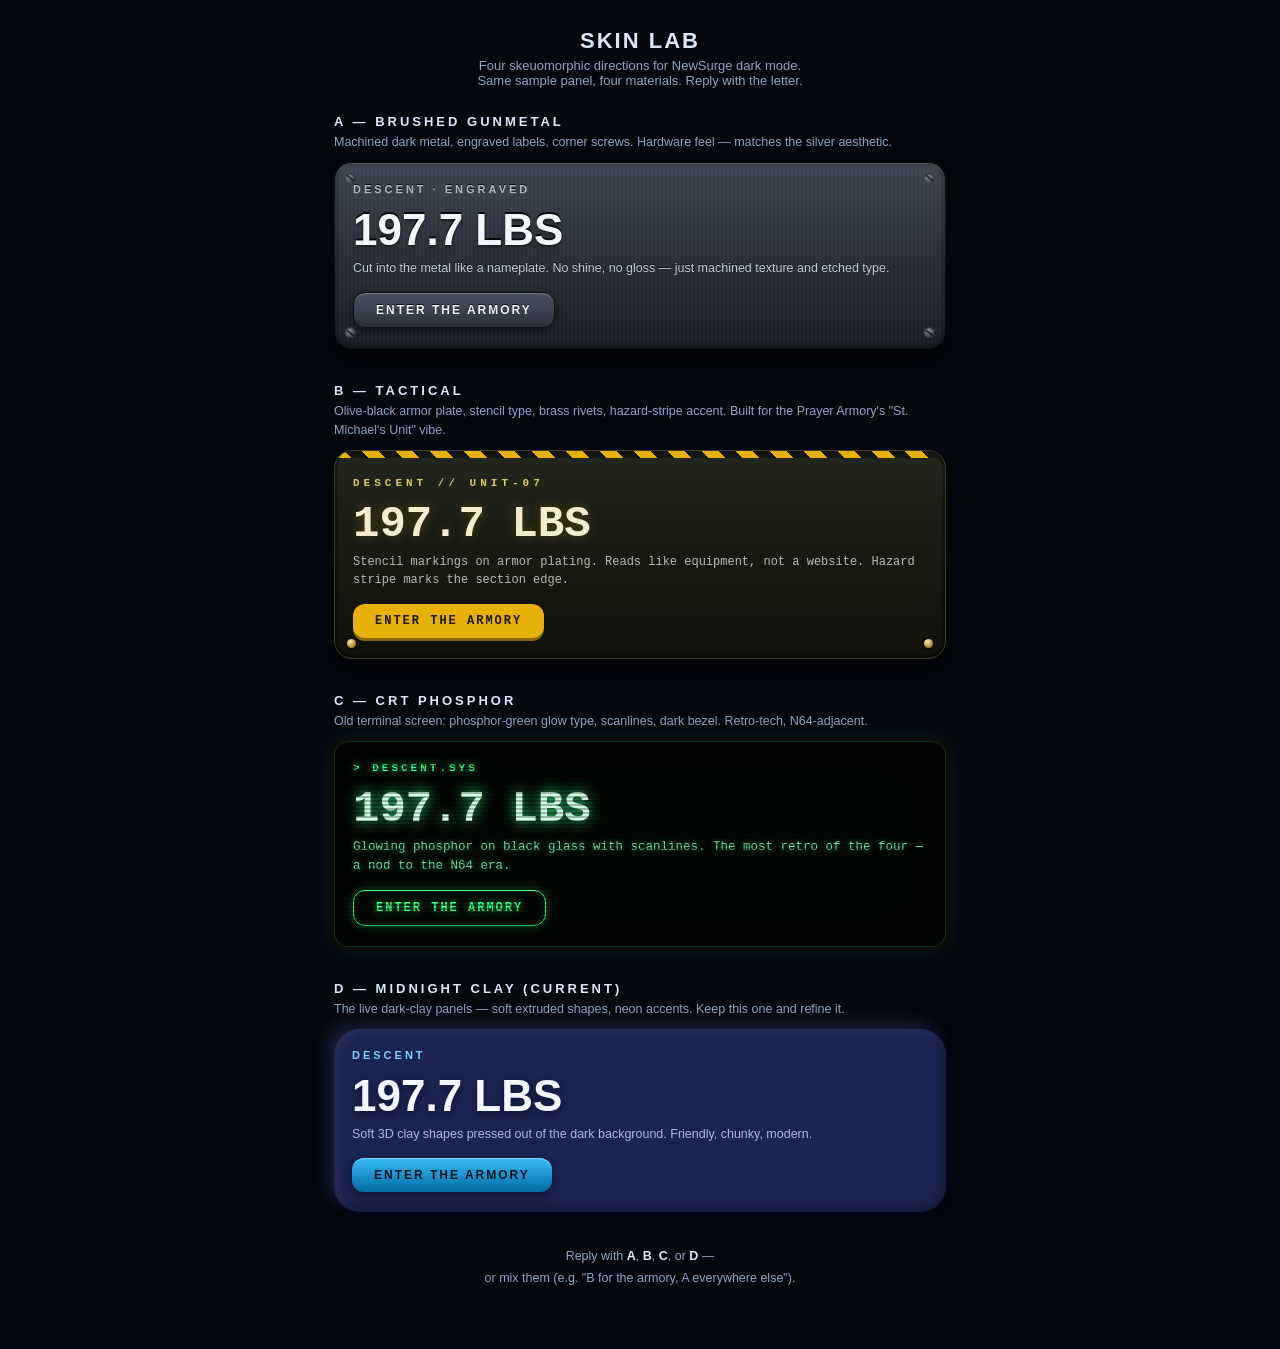
<file: skins.html>
<!DOCTYPE html>
<html lang="en">
<head>
<meta charset="utf-8">
<meta name="viewport" content="width=device-width,initial-scale=1">
<title>NewSurge — Skin Lab</title>
<style>
*{box-sizing:border-box;margin:0;padding:0}
body{background:#04070f;color:#dbe7ff;font-family:-apple-system,'Segoe UI',Roboto,sans-serif;padding:22px 14px 60px;max-width:640px;margin:0 auto}
h1{font-size:22px;letter-spacing:2px;text-align:center;margin:6px 0 4px}
.sub{text-align:center;color:#8fa3c8;font-size:13px;margin-bottom:26px}
.opt{margin-bottom:34px}
.opt-name{font-size:13px;font-weight:800;letter-spacing:3px;margin-bottom:4px}
.opt-desc{font-size:12.5px;color:#8fa3c8;margin-bottom:10px;line-height:1.5}
/* shared sample-panel guts */
.sp{border-radius:18px;padding:20px 18px;position:relative;overflow:hidden}
.sp h3{font-size:11px;letter-spacing:3px;margin-bottom:10px}
.sp .big{font-size:44px;font-weight:900;margin:2px 0 4px}
.sp .small{font-size:12.5px;line-height:1.55;margin-bottom:14px}
.sp .btn{display:inline-block;padding:10px 22px;border-radius:12px;font-size:12px;font-weight:800;letter-spacing:2px}
/* A — brushed gunmetal */
.sp-metal{background:
 repeating-linear-gradient(90deg,rgba(255,255,255,.025) 0 2px,transparent 2px 4px),
 linear-gradient(180deg,#3d4453 0%,#262b35 55%,#1a1e26 100%);
 border:1px solid #0c0e13;
 box-shadow:0 10px 24px rgba(0,0,0,.6),inset 0 1px 0 rgba(255,255,255,.14),inset 0 -2px 6px rgba(0,0,0,.5)}
.sp-metal h3{color:#aeb8cc;text-shadow:0 -1px 0 rgba(0,0,0,.9),0 1px 0 rgba(255,255,255,.1)}
.sp-metal .big{color:#f2f5fa;text-shadow:0 -2px 0 rgba(0,0,0,.85),0 2px 3px rgba(0,0,0,.5)}
.sp-metal .small{color:#c3ccdd;text-shadow:0 -1px 0 rgba(0,0,0,.7)}
.sp-metal .btn{background:linear-gradient(180deg,#4a5265,#2b303c);color:#eef2f9;border:1px solid #0c0e13;box-shadow:0 3px 8px rgba(0,0,0,.5),inset 0 1px 0 rgba(255,255,255,.2);text-shadow:0 -1px 0 rgba(0,0,0,.8)}
.sp-metal .screw{position:absolute;width:11px;height:11px;border-radius:50%;background:radial-gradient(circle at 35% 30%,#8b93a7,#3a3f4b 70%);box-shadow:inset 0 1px 2px rgba(0,0,0,.7)}
.sp-metal .screw::after{content:'';position:absolute;left:1px;right:1px;top:50%;height:1.6px;margin-top:-.8px;background:rgba(0,0,0,.65);transform:rotate(38deg)}
/* B — tactical */
.sp-tac{background:linear-gradient(180deg,#23261a 0%,#161810 60%,#0f110a 100%);border:1px solid #3a3d2a;
 box-shadow:0 10px 24px rgba(0,0,0,.6),inset 0 0 0 3px rgba(0,0,0,.35)}
.sp-tac::before{content:'';position:absolute;top:0;left:0;right:0;height:7px;
 background:repeating-linear-gradient(45deg,#e8b10a 0 12px,#141414 12px 24px)}
.sp-tac h3{color:#d8c86a;font-family:'Courier New',monospace;letter-spacing:4px;padding-top:6px}
.sp-tac .big{color:#f4ecd0;font-family:'Courier New',monospace;text-shadow:0 0 12px rgba(232,177,10,.25)}
.sp-tac .small{color:#b9bda6;font-family:'Courier New',monospace;font-size:12px}
.sp-tac .btn{background:#e8b10a;color:#191a10;border:none;font-family:'Courier New',monospace;box-shadow:0 3px 0 #8a6a06}
.sp-tac .rivet{position:absolute;width:9px;height:9px;border-radius:50%;background:radial-gradient(circle at 35% 30%,#ffe9a8,#a8842a 70%);box-shadow:0 1px 2px rgba(0,0,0,.7)}
/* C — CRT phosphor */
.sp-crt{background:#040805;border:1px solid #123322;border-radius:14px;
 box-shadow:0 0 0 4px #0a0d0c,0 0 26px rgba(0,255,150,.12),inset 0 0 60px rgba(0,0,0,.85)}
.sp-crt::after{content:'';position:absolute;inset:0;pointer-events:none;
 background:repeating-linear-gradient(0deg,rgba(0,0,0,.28) 0 2px,transparent 2px 4px)}
.sp-crt h3{color:#39ff88;font-family:'Courier New',monospace;letter-spacing:3px;text-shadow:0 0 8px rgba(57,255,136,.8)}
.sp-crt .big{color:#d2ffe2;font-family:'Courier New',monospace;text-shadow:0 0 14px rgba(57,255,136,.9)}
.sp-crt .small{color:#7ee2a8;font-family:'Courier New',monospace;font-size:12.5px;text-shadow:0 0 6px rgba(57,255,136,.5)}
.sp-crt .btn{background:transparent;color:#39ff88;border:1px solid #39ff88;font-family:'Courier New',monospace;box-shadow:0 0 10px rgba(57,255,136,.35),inset 0 0 8px rgba(57,255,136,.15);text-shadow:0 0 8px rgba(57,255,136,.8)}
/* D — midnight clay (current) */
.sp-clay{background:#1a2450;border-radius:26px;
 box-shadow:7px 7px 16px rgba(2,6,26,.55),-7px -7px 16px rgba(96,116,190,.22),inset 3px 3px 8px rgba(255,255,255,.07),inset -3px -3px 8px rgba(0,0,0,.35)}
.sp-clay h3{color:#7dd3fc}
.sp-clay .big{color:#f4f7ff;text-shadow:0 2px 6px rgba(2,6,26,.6)}
.sp-clay .small{color:#a9bede}
.sp-clay .btn{background:linear-gradient(180deg,#38bdf8,#0369a1);color:#04121f;box-shadow:0 4px 10px rgba(2,6,26,.5),inset 0 1px 0 rgba(255,255,255,.35)}
.note{margin-top:30px;font-size:12.5px;color:#8fa3c8;line-height:1.7;text-align:center}
.note b{color:#dbe7ff}
</style>
</head>
<body>
<h1>SKIN LAB</h1>
<p class="sub">Four skeuomorphic directions for NewSurge dark mode.<br>Same sample panel, four materials. Reply with the letter.</p>

<div class="opt">
<div class="opt-name">A — BRUSHED GUNMETAL</div>
<div class="opt-desc">Machined dark metal, engraved labels, corner screws. Hardware feel — matches the silver aesthetic.</div>
<div class="sp sp-metal">
<span class="screw" style="top:10px;left:10px"></span><span class="screw" style="top:10px;right:10px"></span>
<span class="screw" style="bottom:10px;left:10px"></span><span class="screw" style="bottom:10px;right:10px"></span>
<h3>DESCENT · ENGRAVED</h3><div class="big">197.7 LBS</div>
<p class="small">Cut into the metal like a nameplate. No shine, no gloss — just machined texture and etched type.</p>
<span class="btn">ENTER THE ARMORY</span>
</div>
</div>

<div class="opt">
<div class="opt-name">B — TACTICAL</div>
<div class="opt-desc">Olive-black armor plate, stencil type, brass rivets, hazard-stripe accent. Built for the Prayer Armory's "St. Michael's Unit" vibe.</div>
<div class="sp sp-tac">
<span class="rivet" style="bottom:10px;left:12px"></span><span class="rivet" style="bottom:10px;right:12px"></span>
<h3>DESCENT // UNIT-07</h3><div class="big">197.7 LBS</div>
<p class="small">Stencil markings on armor plating. Reads like equipment, not a website. Hazard stripe marks the section edge.</p>
<span class="btn">ENTER THE ARMORY</span>
</div>
</div>

<div class="opt">
<div class="opt-name">C — CRT PHOSPHOR</div>
<div class="opt-desc">Old terminal screen: phosphor-green glow type, scanlines, dark bezel. Retro-tech, N64-adjacent.</div>
<div class="sp sp-crt">
<h3>&gt; DESCENT.SYS</h3><div class="big">197.7 LBS</div>
<p class="small">Glowing phosphor on black glass with scanlines. The most retro of the four — a nod to the N64 era.</p>
<span class="btn">ENTER THE ARMORY</span>
</div>
</div>

<div class="opt">
<div class="opt-name">D — MIDNIGHT CLAY (CURRENT)</div>
<div class="opt-desc">The live dark-clay panels — soft extruded shapes, neon accents. Keep this one and refine it.</div>
<div class="sp sp-clay">
<h3>DESCENT</h3><div class="big">197.7 LBS</div>
<p class="small">Soft 3D clay shapes pressed out of the dark background. Friendly, chunky, modern.</p>
<span class="btn">ENTER THE ARMORY</span>
</div>
</div>

<p class="note">Reply with <b>A</b>, <b>B</b>, <b>C</b>, or <b>D</b> —<br>or mix them (e.g. "B for the armory, A everywhere else").</p>
</body>
</html>
</file>
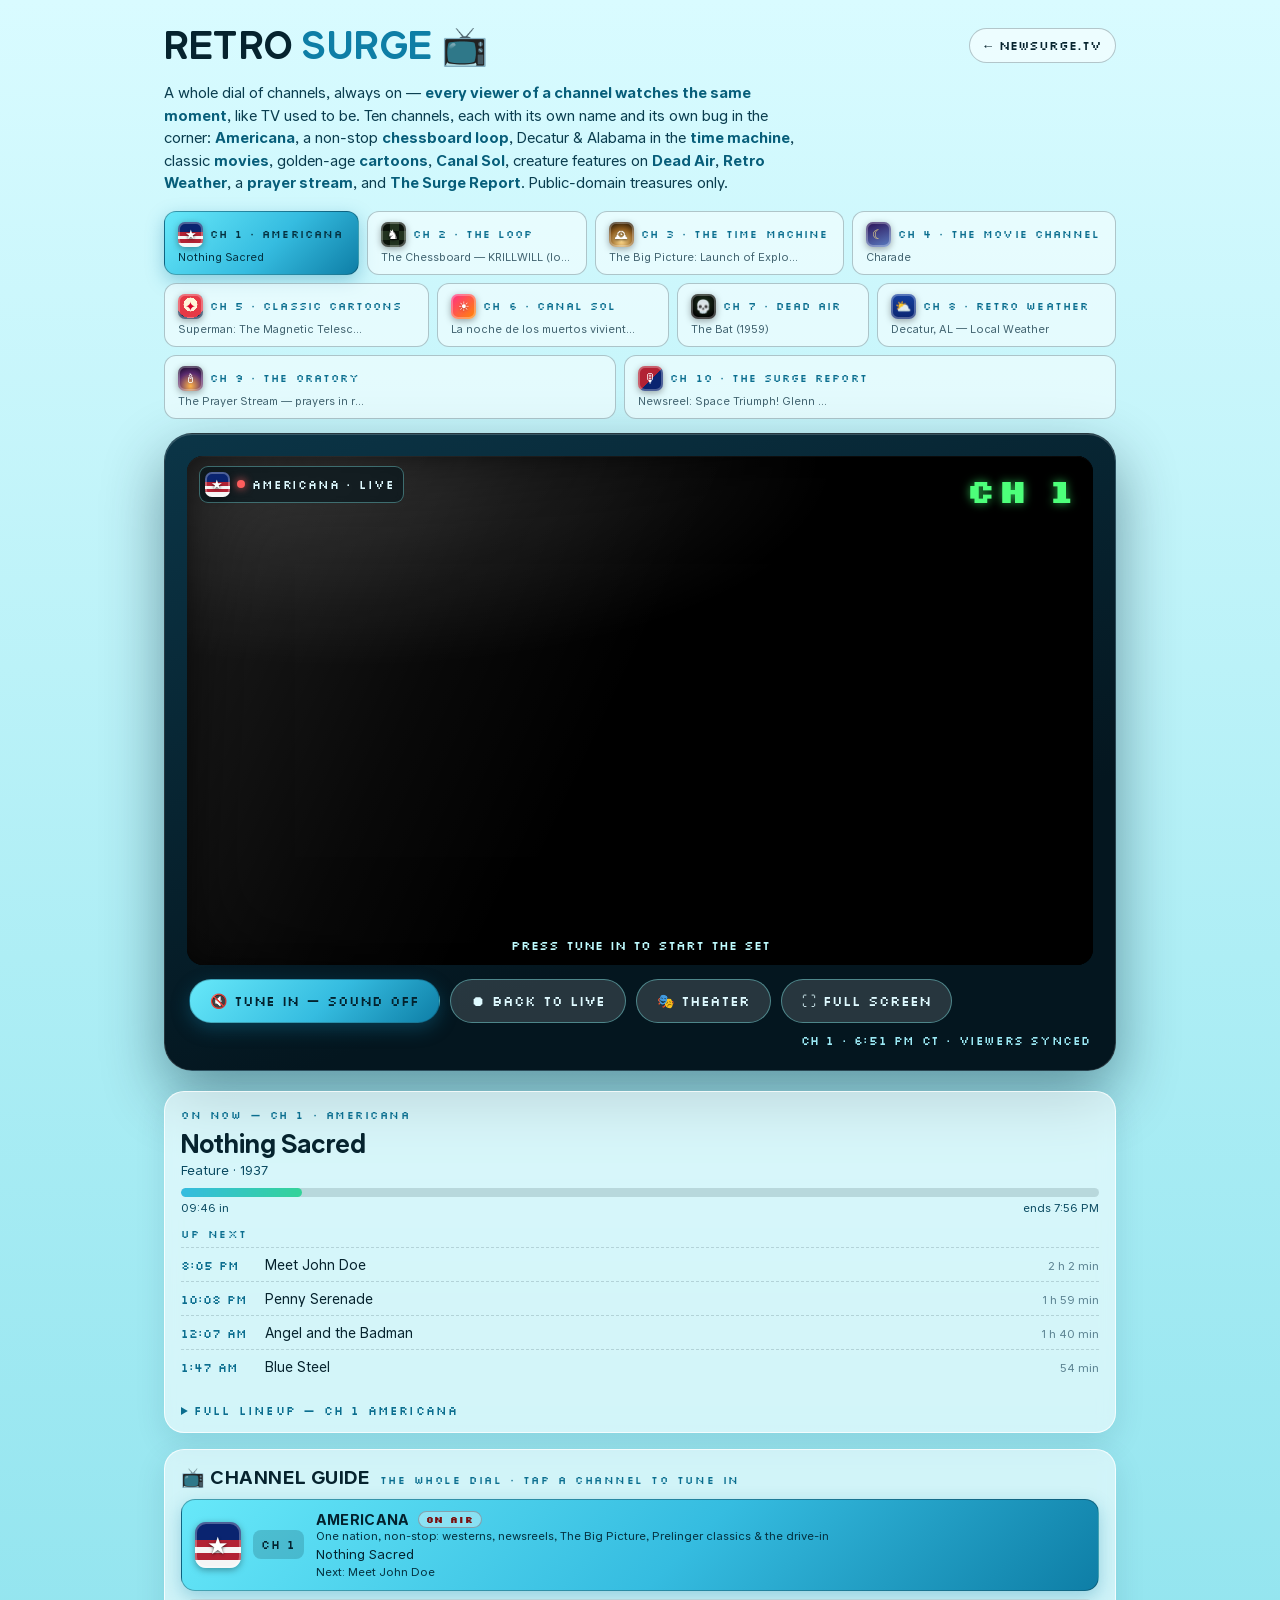
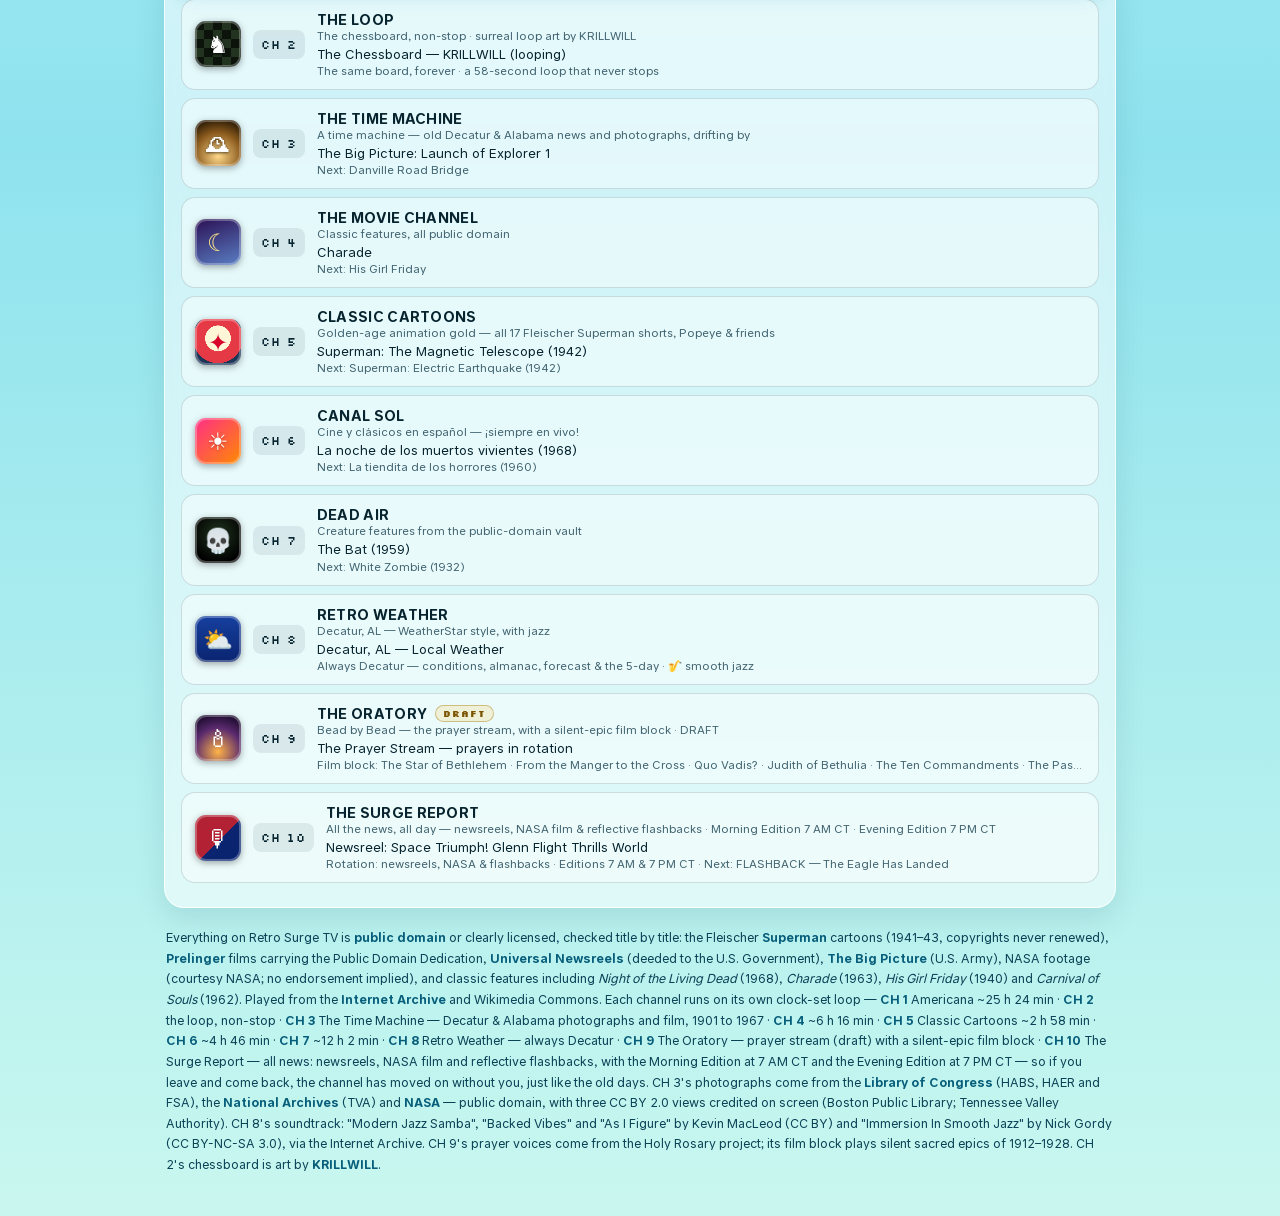
<file: surge-tv.html>
<!DOCTYPE html>
<html lang="en"><head><meta charset="utf-8">
<meta name="viewport" content="width=device-width, initial-scale=1, viewport-fit=cover">
<title>RETRO SURGE TV — NewSurge's 24/7 Retro TV Dial</title>
<meta name="description" content="RETRO SURGE TV: a whole dial of public-domain channels, always on — Americana, the chessboard loop, Decatur & Alabama in the time machine, classic movies, golden-age cartoons, Spanish classics, creature features, retro weather, a prayer stream and the Surge Report. Every viewer of a channel watches the same moment.">
<link href="https://fonts.googleapis.com/css2?family=Inter:wght@400;500;600;700&family=Space+Grotesk:wght@500;600;700&family=Silkscreen:wght@400;700&display=swap" rel="stylesheet">
<style>
:root{--ink:#06232e;--deep:#083344;--aqua:#35bce0;--aqua2:#7fe7e6;--mint:#a7f3d0;--paper:#eafcff}
*{box-sizing:border-box}
html,body{margin:0;padding:0}
body{font-family:Inter,system-ui,sans-serif;color:var(--ink);background:linear-gradient(180deg,#d9fbff 0%,#aeeef5 34%,#8fe3ee 62%,#c9f7ef 100%);min-height:100vh}
a{color:#0b6e8f}
.rs-wrap{max-width:980px;margin:0 auto;padding:18px 14px 40px}
.rs-top{display:flex;align-items:center;justify-content:space-between;gap:10px;flex-wrap:wrap;margin:4px 0 14px}
.rs-brand{font-family:"Space Grotesk",sans-serif;font-weight:700;font-size:clamp(24px,5vw,38px);letter-spacing:.04em;color:var(--ink)}
.rs-brand .tv{color:#0e7ea6}
.rs-back{font-family:Silkscreen,monospace;font-size:13px;text-decoration:none;background:rgba(255,255,255,.55);border:1.5px solid rgba(6,35,46,.25);border-radius:999px;padding:8px 14px;color:var(--ink)}
.rs-tag{font-size:15px;line-height:1.5;color:#0a3d4f;max-width:640px;margin:0 0 16px}
.rs-tag b{color:#075e7a}
/* ---- channel logos: one mark per channel, same in the bug, the bar and the guide ---- */
.rs-logo{display:inline-flex;align-items:center;justify-content:center;flex:0 0 auto;font-family:Silkscreen,monospace;border-radius:24%;box-shadow:inset 0 0 0 2px rgba(255,255,255,.28),0 2px 7px rgba(0,0,0,.35);line-height:1}
.rs-logo.lg{width:46px;height:46px;font-size:24px}
.rs-logo.sm{width:25px;height:25px;font-size:13px;border-radius:7px}
.rs-logo.xl{width:86px;height:86px;font-size:47px;border-radius:19px}
.lg-toon{background:radial-gradient(circle at 50% 42%,#fff6d8 0 36%,#e63946 37% 70%,#1d3557 71%);color:#d90429;text-shadow:0 1px 0 rgba(255,255,255,.5)}
.lg-gambit{background:repeating-conic-gradient(#22331f 0 25%,#0b130b 0 50%);background-size:18px 18px;color:#fff;text-shadow:0 1px 3px #000}
.lg-time{background:radial-gradient(circle at 50% 78%,#ffd98a 0,#8a5a1d 55%,#2a1a05 88%);color:#fff;text-shadow:0 1px 3px rgba(0,0,0,.6)}
.lg-late{background:linear-gradient(160deg,#2b1055,#5b7fc4);color:#ffe98a}
.lg-glory{background:linear-gradient(180deg,#0a2470 0 40%,#b22234 40% 55%,#f5f5f5 55% 68%,#b22234 68% 82%,#f5f5f5 82%);color:#fff;text-shadow:0 1px 3px rgba(0,0,0,.75)}
.lg-sol{background:linear-gradient(135deg,#ff2e88,#ff8a00);color:#fff;text-shadow:0 1px 2px rgba(120,20,0,.5)}
.lg-dead{background:radial-gradient(circle at 50% 38%,#20351f,#000 78%);color:#a7f3a0}
.lg-wx{background:linear-gradient(180deg,#16409f,#0a2470);color:#ffe98a}
.lg-oratory{background:radial-gradient(circle at 50% 80%,#ffb347 0,#5a2a6e 55%,#1c0b2e 88%);color:#fff}
.lg-talk{background:linear-gradient(135deg,#b22234 0 54%,#0a2470 54%);color:#fff}
/* ---- channel bar ---- */
.rs-chans{display:flex;gap:8px;flex-wrap:wrap;margin:0 0 14px}
.rs-chan{font-family:Silkscreen,monospace;font-size:12.5px;cursor:pointer;border-radius:12px;padding:10px 13px;border:1.5px solid rgba(6,35,46,.25);background:rgba(255,255,255,.5);color:var(--ink);display:flex;flex-direction:column;gap:3px;align-items:flex-start;min-width:118px;flex:1 1 auto;text-align:left}
.rs-chan-top{display:flex;gap:7px;align-items:center}
.rs-chan .n{font-size:10.5px;letter-spacing:.1em;color:#0b6e8f}
.rs-chan .onnow{font-family:Inter,system-ui,sans-serif;font-size:11px;color:#40626f;white-space:nowrap;overflow:hidden;text-overflow:ellipsis;max-width:190px}
.rs-chan.on{background:linear-gradient(135deg,#67e8f9,#35bce0 55%,#0e7ea6);color:#03222e;border-color:rgba(6,35,46,.35);box-shadow:0 6px 18px rgba(14,126,166,.35)}
.rs-chan.on .n,.rs-chan.on .onnow{color:#04303f}
/* ---- the set ---- */
.rs-tv{background:linear-gradient(160deg,#0b3547,#04161f 70%);border-radius:28px;padding:clamp(10px,2.6vw,22px);box-shadow:0 24px 60px rgba(4,40,56,.45),inset 0 1px 0 rgba(255,255,255,.18);border:1px solid rgba(255,255,255,.14)}
.rs-screen{position:relative;border-radius:16px;overflow:hidden;background:#000;aspect-ratio:16/9;box-shadow:inset 0 0 60px rgba(0,0,0,.8)}
.rs-screen video{position:absolute;inset:0;width:100%;height:100%;object-fit:contain;background:#000}
.rs-scan{position:absolute;inset:0;pointer-events:none;background:repeating-linear-gradient(0deg,rgba(255,255,255,.028) 0 1px,transparent 1px 3px);mix-blend-mode:overlay;z-index:6}
.rs-glare{position:absolute;inset:0;pointer-events:none;background:linear-gradient(115deg,rgba(255,255,255,.12) 0%,rgba(255,255,255,.035) 30%,transparent 48%),radial-gradient(120% 90% at 18% 0%,rgba(255,255,255,.14),transparent 46%);z-index:6}
.rs-bug{position:absolute;top:10px;left:12px;font-family:Silkscreen,monospace;font-size:12px;letter-spacing:.07em;color:#dffaff;background:rgba(3,20,28,.55);border:1px solid rgba(127,231,230,.4);padding:5px 9px 5px 5px;border-radius:9px;display:flex;gap:7px;align-items:center;backdrop-filter:blur(3px);z-index:7}
.rs-dot{width:8px;height:8px;border-radius:50%;background:#ff5d5d;box-shadow:0 0 8px #ff5d5d;animation:rspulse 1.6s infinite;flex:0 0 auto}
@keyframes rspulse{0%,100%{opacity:1}50%{opacity:.35}}
.rs-msg{position:absolute;inset:auto 0 12px 0;text-align:center;font-family:Silkscreen,monospace;font-size:13px;color:#bffcff;text-shadow:0 1px 8px #000;pointer-events:none;z-index:7}
/* static burst + channel ident + OSD */
.rs-static{position:absolute;inset:0;width:100%;height:100%;display:none;z-index:8;background:#111}
.rs-static.on{display:block}
.rs-osd{position:absolute;top:12px;right:16px;font-family:Silkscreen,monospace;font-weight:700;font-size:clamp(22px,4.6vw,34px);color:#4dff7a;text-shadow:0 0 10px rgba(60,255,110,.65),0 2px 0 rgba(0,0,0,.6);display:none;z-index:9;letter-spacing:.06em}
.rs-osd.on{display:block}
.rs-ident{position:absolute;inset:0;display:none;flex-direction:column;align-items:center;justify-content:center;gap:9px;background:radial-gradient(90% 90% at 50% 40%,#123a4f,#02090f 78%);z-index:8;text-align:center;padding:12px}
.rs-ident.on{display:flex}
.rs-ident .ch{font-family:Silkscreen,monospace;font-size:13px;letter-spacing:.34em;color:#7fe7e6}
.rs-ident .nm{font-family:"Space Grotesk",sans-serif;font-weight:700;font-size:clamp(24px,5.4vw,40px);color:#fff;letter-spacing:.05em;line-height:1.05}
.rs-ident .tg{font-size:clamp(12px,2.4vw,15px);color:#bfe9f5;max-width:480px;line-height:1.45}
/* ---- CH 8 retro weather (WeatherStar-style, Decatur AL only) ---- */
.rs-wx{position:absolute;inset:0;display:none;background:linear-gradient(180deg,#0a1e5e 0%,#103a8f 46%,#0a2a6e 78%,#071c4a 100%);color:#fff;overflow:hidden;z-index:3}
.rs-wx.on{display:block}
.rs-wx-head{position:absolute;top:0;left:0;right:0;background:linear-gradient(180deg,#123a9e,#0a2470);border-bottom:3px solid #f7c948;padding:10px 18px 9px;display:flex;align-items:center;gap:12px;flex-wrap:wrap}
.rs-wx-logo{font-family:Silkscreen,monospace;font-size:14px;letter-spacing:.1em;color:#ffe98a;display:flex;align-items:center;gap:8px}
.rs-wx-city{font-family:"Space Grotesk",sans-serif;font-weight:700;font-size:clamp(17px,3.2vw,25px);letter-spacing:.02em}
.rs-wx-clock{margin-left:auto;font-family:Silkscreen,monospace;font-size:12px;color:#bfe0ff}
.rs-wx-panel{position:absolute;top:64px;left:0;right:0;bottom:34px;padding:14px 22px;display:none;overflow:hidden}
.rs-wx-panel.on{display:block}
.rs-wx-ptitle{font-family:Silkscreen,monospace;font-size:11.5px;letter-spacing:.22em;color:#7fe7e6;margin:0 0 12px}
.rs-wx-big{font-family:"Space Grotesk",sans-serif;font-weight:700;font-size:clamp(50px,9.5vw,82px);line-height:1;text-shadow:0 3px 0 rgba(0,0,0,.35)}
.rs-wx-cond{font-size:clamp(17px,3.2vw,25px);font-weight:600;color:#ffe98a;margin:5px 0 14px}
.rs-wx-grid{display:grid;grid-template-columns:1fr 1fr;gap:7px 26px;max-width:560px;font-size:clamp(13.5px,2.3vw,16.5px)}
.rs-wx-grid b{color:#9fd8ff;font-weight:600}
.rs-wx-narr{font-size:clamp(14.5px,2.6vw,19.5px);line-height:1.5;max-width:620px;margin:0 0 13px}
.rs-wx-narr b{color:#ffe98a;font-family:Silkscreen,monospace;font-size:.82em;letter-spacing:.06em}
.rs-wx-days{display:grid;grid-template-columns:repeat(5,1fr);gap:8px;max-width:740px}
.rs-wx-day{background:rgba(255,255,255,.08);border:1px solid rgba(159,216,255,.35);border-radius:10px;padding:10px 5px;text-align:center}
.rs-wx-day .d{font-family:Silkscreen,monospace;font-size:10.5px;letter-spacing:.06em;color:#7fe7e6}
.rs-wx-day .c{font-size:11.5px;line-height:1.3;min-height:30px;margin:5px 0;color:#fff}
.rs-wx-day .lo{color:#9fd8ff}.rs-wx-day .hi{color:#ffe98a;font-weight:700}
.rs-wx-tick{position:absolute;left:0;right:0;bottom:0;background:#071233;border-top:2px solid #f7c948;color:#ffe98a;font-family:Silkscreen,monospace;font-size:11.5px;letter-spacing:.05em;padding:7px 12px;white-space:nowrap;overflow:hidden;text-overflow:ellipsis}
.rs-wx-err{position:absolute;top:64px;left:0;right:0;bottom:34px;display:none;padding:28px 22px;font-family:Silkscreen,monospace;font-size:15px;line-height:1.8;color:#ffe98a;background:linear-gradient(180deg,#0d2f7d,#0a2470)}
.rs-wx-err.on{display:block}
.rs-wx-err2{font-size:11.5px;color:#9fd8ff;letter-spacing:.04em}
.rs-wx-icon{float:right;width:clamp(64px,13vw,104px);height:auto;image-rendering:pixelated;margin:2px 0 8px 14px}
.rs-wx-scene{display:block;width:100%;height:clamp(40px,8.5vw,64px);image-rendering:pixelated;margin-top:12px;border-radius:6px}
/* ---- CH 3 THE TIME MACHINE (old Decatur & Alabama, drifting by) ---- */
.rs-tm{position:absolute;inset:0;display:none;background:radial-gradient(120% 100% at 50% 0%,#3a2a16 0%,#241806 55%,#120b02 100%);color:#f3e5c8;overflow:hidden;z-index:3}
.rs-tm.on{display:block}
.rs-tm-head{position:absolute;top:0;left:0;right:0;display:flex;align-items:center;gap:10px;padding:12px 18px;z-index:5}
.rs-tm-name{font-family:"Space Grotesk",sans-serif;font-weight:700;font-size:17px;letter-spacing:.06em}
.rs-tm-sub{font-family:Silkscreen,monospace;font-size:10.5px;letter-spacing:.22em;color:#d9b96a}
.rs-tm-mode{margin-left:auto;font-family:Silkscreen,monospace;font-size:10px;letter-spacing:.14em;color:#241806;background:#d9b96a;border-radius:99px;padding:3px 9px}
.rs-tm-stage{position:absolute;top:52px;left:0;right:0;bottom:118px;background:#0a0703}
.rs-tm-img{position:absolute;inset:0;width:100%;height:100%;object-fit:contain;opacity:0;transition:opacity 1.4s ease}
.rs-tm-img.on{opacity:1}
.rs-tm-cap{position:absolute;left:0;right:0;bottom:26px;padding:8px 22px 2px;text-align:center;z-index:5}
.rs-tm-year{font-family:Silkscreen,monospace;font-size:12px;letter-spacing:.3em;color:#d9b96a;margin:0 0 5px}
.rs-tm-text{font-size:clamp(14px,2.6vw,18.5px);line-height:1.45;margin:0 auto;max-width:640px;color:#f7efdb}
.rs-tm-credit{font-family:Silkscreen,monospace;font-size:10px;letter-spacing:.12em;color:#b39b5e;margin-top:5px}
.rs-tm-tick{position:absolute;left:0;right:0;bottom:0;text-align:center;padding:7px 12px;font-family:Silkscreen,monospace;font-size:10.5px;letter-spacing:.12em;color:#cbb27a;z-index:5}
/* ---- CH 9 THE ORATORY (prayer stream draft) ---- */
.rs-pray{position:absolute;inset:0;display:none;background:radial-gradient(120% 100% at 50% 0%,#2a1545 0%,#170a2a 55%,#0a0514 100%);color:#f3e9d2;overflow:hidden;z-index:3}
.rs-pray.on{display:block}
.rs-pray-head{position:absolute;top:0;left:0;right:0;display:flex;align-items:center;gap:10px;padding:12px 18px}
.rs-pray-name{font-family:"Space Grotesk",sans-serif;font-weight:700;font-size:17px;letter-spacing:.06em}
.rs-pray-motto{font-family:Silkscreen,monospace;font-size:10.5px;letter-spacing:.22em;color:#d9b96a}
.rs-pray-draft{margin-left:auto;font-family:Silkscreen,monospace;font-size:10px;letter-spacing:.14em;color:#0a0514;background:#d9b96a;border-radius:99px;padding:3px 9px}
.rs-pray-card{position:absolute;top:64px;left:0;right:0;bottom:104px;display:flex;flex-direction:column;align-items:center;justify-content:center;text-align:center;padding:10px 26px}
.rs-pray-block{font-family:Silkscreen,monospace;font-size:11px;letter-spacing:.3em;color:#d9b96a;margin:0 0 8px}
.rs-pray-title{font-family:"Space Grotesk",sans-serif;font-weight:700;font-size:clamp(20px,4vw,30px);margin:0 0 12px;color:#fff}
.rs-pray-text{font-size:clamp(16.5px,3.1vw,23px);line-height:1.62;max-width:640px;margin:0;color:#f7efdb}
.rs-pray-text.long{font-size:clamp(13.5px,2.5vw,18px);line-height:1.55}
.rs-pray-candles{position:absolute;left:0;right:0;bottom:26px;width:100%;height:78px}
.rs-pray-foot{position:absolute;left:0;right:0;bottom:0;text-align:center;padding:7px 12px;font-family:Silkscreen,monospace;font-size:10.5px;letter-spacing:.12em;color:#cbb27a}
.rs-pray-films{position:absolute;right:14px;bottom:34px;z-index:4;font-family:Silkscreen,monospace;font-size:11px;letter-spacing:.08em;cursor:pointer;background:rgba(217,185,106,.16);color:#f3e9d2;border:1px solid rgba(217,185,106,.55);border-radius:999px;padding:9px 14px}
.rs-filmchip{position:absolute;left:50%;transform:translateX(-50%);bottom:44px;z-index:7;display:none;font-family:Silkscreen,monospace;font-size:11px;letter-spacing:.08em;cursor:pointer;background:rgba(23,10,42,.82);color:#f3e9d2;border:1px solid rgba(217,185,106,.6);border-radius:999px;padding:9px 15px}
.rs-filmchip.on{display:block}
/* ---- CH 10 THE SURGE REPORT: brief segments + editions ---- */
.rs-brief{position:absolute;inset:0;display:none;background:linear-gradient(160deg,#101d33,#0a2470 58%,#7a1220 130%);color:#fff;overflow:hidden;z-index:3}
.rs-brief.on{display:block}
.rs-brief-head{position:absolute;top:0;left:0;right:0;display:flex;align-items:center;gap:10px;padding:12px 18px;border-bottom:3px solid #ffd60a}
.rs-brief-ed{margin-left:auto;font-family:Silkscreen,monospace;font-size:11px;letter-spacing:.14em;color:#0a1428;background:#ffd60a;border-radius:6px;padding:4px 9px}
.rs-brief-card{position:absolute;top:72px;left:0;right:0;bottom:20px;padding:8px 26px;display:flex;flex-direction:column;justify-content:center}
.rs-brief-kick{font-family:Silkscreen,monospace;font-size:11px;letter-spacing:.3em;color:#ffd60a;margin:0 0 10px}
.rs-brief-h{font-family:"Space Grotesk",sans-serif;font-weight:700;font-size:clamp(22px,4.6vw,36px);line-height:1.12;margin:0 0 14px;max-width:640px}
.rs-brief-line{font-size:clamp(14.5px,2.7vw,19px);line-height:1.55;margin:0 0 8px;max-width:600px;color:#dbe9ff}
.rs-brief-line b{color:#ffd60a}
/* ---- controls ---- */
.rs-controls{display:flex;gap:10px;flex-wrap:wrap;align-items:center;margin:14px 2px 0}
.rs-btn{font-family:Silkscreen,monospace;font-size:14px;cursor:pointer;border-radius:999px;padding:12px 20px;border:1.5px solid rgba(6,35,46,.3);background:linear-gradient(135deg,#67e8f9,#35bce0 55%,#0e7ea6);color:#03222e;box-shadow:0 6px 18px rgba(14,126,166,.35)}
.rs-btn.ghost{background:rgba(255,255,255,.14);color:#dffaff;border-color:rgba(127,231,230,.45);box-shadow:none}
.rs-btn.cast{background:rgba(127,231,230,.16);color:#dffaff;border-color:rgba(127,231,230,.45);box-shadow:none;display:inline-flex;align-items:center;gap:8px}
.rs-btn.cast svg{flex:0 0 auto}
.rs-btn.cast.on{background:linear-gradient(135deg,#a7f3d0,#34d399 55%,#0e9f6e);color:#03222e;border-color:rgba(6,35,46,.3)}
.rs-btn[hidden]{display:none!important}
.rs-btn.cast.off{opacity:.38}
.rs-btn.cast:disabled{cursor:default;box-shadow:none}
.rs-btn.ghost.on{background:linear-gradient(135deg,#a7f3d0,#34d399 55%,#0e9f6e);color:#03222e;border-color:rgba(6,35,46,.3)}
/* ---- theater mode: the room goes dark, the set stays lit ---- */
.rs-theater-veil{position:fixed;inset:0;background:rgba(2,10,16,.9);opacity:0;pointer-events:none;transition:opacity .35s ease;z-index:60}
body.rs-theater{overflow:hidden}
body.rs-theater .rs-theater-veil{opacity:1;pointer-events:auto}
body.rs-theater .rs-tv{position:relative;z-index:70;box-shadow:0 30px 90px rgba(0,0,0,.8),0 0 0 1px rgba(127,231,230,.25),inset 0 1px 0 rgba(255,255,255,.18)}
.rs-tv:fullscreen,.rs-tv:-webkit-full-screen{background:#01080d;border-radius:0;border:none;padding:12px;display:flex;flex-direction:column;justify-content:center}
.rs-tv:fullscreen .rs-screen,.rs-tv:-webkit-full-screen .rs-screen{width:100%}
/* ---- CH 2 portrait loop: a blurred cover fills the stage, the board itself stays whole ---- */
.rs-vbg{position:absolute;inset:0;width:100%;height:100%;object-fit:cover;filter:blur(20px) brightness(.78) saturate(1.55);display:none;background:#000}
.rs-vbg.on{display:block}
/* ---- behind the glass: curvature shading over the picture, under every overlay ---- */
.rs-glass{position:absolute;inset:0;pointer-events:none;z-index:6;border-radius:16px;box-shadow:inset 0 0 90px rgba(0,0,0,.5),inset 0 0 20px rgba(0,0,0,.38),inset 0 1px 0 rgba(255,255,255,.07);background:radial-gradient(115% 100% at 50% 42%,transparent 62%,rgba(0,0,0,.28) 100%)}
.rs-clock{margin-left:auto;font-family:Silkscreen,monospace;font-size:12px;color:#9be9f5;letter-spacing:.05em}
/* ---- guide ---- */
.rs-guide{margin-top:20px;background:rgba(255,255,255,.55);border:1px solid rgba(255,255,255,.75);border-radius:20px;padding:16px 16px 8px;backdrop-filter:blur(8px);box-shadow:0 10px 30px rgba(6,60,80,.12)}
.rs-glab{font-family:Silkscreen,monospace;font-size:11px;letter-spacing:.14em;color:#0b6e8f;margin:0 0 6px}
.rs-now{font-family:"Space Grotesk",sans-serif;font-weight:700;font-size:clamp(19px,3.4vw,26px);line-height:1.2;margin:0}
.rs-meta{font-size:13px;color:#0a4a61;margin:3px 0 10px}
.rs-bar{height:9px;border-radius:99px;background:rgba(6,35,46,.14);overflow:hidden;margin:0 0 4px}
.rs-bar>i{display:block;height:100%;width:0;background:linear-gradient(90deg,#35bce0,#34d399);border-radius:99px;transition:width .8s linear}
.rs-barlab{display:flex;justify-content:space-between;font-size:11.5px;color:#0a4a61;margin-bottom:12px}
.rs-next{list-style:none;margin:0;padding:0}
.rs-next li{display:flex;gap:10px;align-items:baseline;padding:8px 0;border-top:1px dashed rgba(6,35,46,.16);font-size:14px}
.rs-next .t{font-family:Silkscreen,monospace;font-size:12px;color:#0b6e8f;white-space:nowrap;min-width:74px}
.rs-next .k{margin-left:auto;font-size:11.5px;color:#5b8291;white-space:nowrap}
.rs-all{margin-top:14px}
.rs-all summary{font-family:Silkscreen,monospace;font-size:12px;letter-spacing:.1em;color:#0b6e8f;cursor:pointer;padding:6px 0}
.rs-all li.on{font-weight:700;color:#075e7a}
/* ---- TV Guide board: every channel, logo + now + next ---- */
.rs-guide2{margin-top:16px;background:rgba(255,255,255,.55);border:1px solid rgba(255,255,255,.75);border-radius:20px;padding:16px;backdrop-filter:blur(8px);box-shadow:0 10px 30px rgba(6,60,80,.12)}
.rs-ghead{display:flex;align-items:baseline;gap:10px;flex-wrap:wrap;margin:0 0 10px}
.rs-gtitle{font-family:"Space Grotesk",sans-serif;font-weight:700;font-size:19px;letter-spacing:.03em}
.rs-grow{display:flex;gap:12px;align-items:center;width:100%;text-align:left;cursor:pointer;background:rgba(255,255,255,.45);border:1.5px solid rgba(6,35,46,.14);border-radius:14px;padding:11px 13px;margin:0 0 8px;font-family:Inter,system-ui,sans-serif;color:var(--ink);transition:border-color .15s ease,background .15s ease,transform .12s ease}
.rs-grow:active{transform:scale(.985)}
.rs-grow:hover{border-color:rgba(14,126,166,.55)}
.rs-grow.on{background:linear-gradient(135deg,#67e8f9,#35bce0 55%,#0e7ea6);color:#03222e;border-color:rgba(6,35,46,.35);box-shadow:0 6px 18px rgba(14,126,166,.3)}
.rs-gch{font-family:Silkscreen,monospace;font-size:12px;letter-spacing:.06em;flex:0 0 auto;background:rgba(6,35,46,.08);border-radius:8px;padding:7px 8px;white-space:nowrap}
.rs-grow.on .rs-gch{background:rgba(3,34,46,.18)}
.rs-gmain{flex:1 1 auto;min-width:0}
.rs-gname{font-family:"Space Grotesk",sans-serif;font-weight:700;font-size:14.5px;letter-spacing:.02em;display:flex;align-items:center;gap:8px;flex-wrap:wrap}
.rs-glive{font-family:Silkscreen,monospace;font-size:9px;letter-spacing:.1em;color:#c22727;background:rgba(255,93,93,.14);border:1px solid rgba(194,39,39,.35);border-radius:99px;padding:2px 7px}
.rs-glive.draft{color:#7a5200;background:rgba(247,201,72,.2);border-color:rgba(160,110,0,.4)}
.rs-grow.on .rs-glive{color:#7a1010;background:rgba(255,255,255,.35);border-color:rgba(122,16,16,.3)}
.rs-gtag{display:block;font-size:11.5px;color:#40626f;margin-top:1px}
.rs-grow.on .rs-gtag{color:#04303f}
.rs-gnow{display:block;font-size:13px;line-height:1.4;margin-top:2px;white-space:nowrap;overflow:hidden;text-overflow:ellipsis}
.rs-gnext{display:block;font-size:11.5px;color:#40626f;margin-top:1px;white-space:nowrap;overflow:hidden;text-overflow:ellipsis}
.rs-grow.on .rs-gnext{color:#04303f}
@media(max-width:560px){.rs-gnow,.rs-gnext{white-space:normal}}
/* short 16:9 screens at phone width: tighten the virtual-channel overlays */
@media(max-width:560px){
  .rs-pray-head{padding:8px 12px}
  .rs-pray-name,.rs-pray-motto{display:none}
  .rs-pray-card{top:52px;bottom:50px;padding:6px 18px}
  .rs-pray-block{font-size:9.5px;margin-bottom:4px}
  .rs-pray-title{font-size:17px;margin-bottom:6px}
  .rs-pray-text{font-size:14px;line-height:1.5}
  .rs-pray-text.long{font-size:11.5px;line-height:1.42}
  .rs-pray-candles{height:36px;bottom:15px}
  .rs-pray-foot{display:none}
  .rs-pray-films{bottom:5px;right:8px;padding:6px 10px;font-size:10px}
  .rs-tm-head{padding:8px 12px}
  .rs-tm-name{font-size:14px}
  .rs-tm-sub{display:none}
  .rs-tm-mode{display:none}
  .rs-tm-stage{top:42px;bottom:96px}
  .rs-tm-cap{bottom:15px;padding:4px 14px 0}
  .rs-tm-year{font-size:9.5px;margin-bottom:2px}
  .rs-tm-text{font-size:11.5px;line-height:1.35}
  .rs-tm-credit{font-size:8.5px;margin-top:2px}
  .rs-tm-tick{display:none}
  .rs-brief-card{top:60px;padding:6px 18px}
  .rs-brief-h{font-size:20px;margin-bottom:8px}
  .rs-brief-line{font-size:13.5px;margin-bottom:5px}
}
.rs-foot{margin:20px 2px 0;font-size:12.5px;line-height:1.65;color:#0a4256}
.rs-foot b{color:#075e7a}
/* ==== Nov 17 2026: ALLO — primary typeface (Josh Puckett, SIL OFL 1.1).
   Page text/headings/guide switch to Allo; Silkscreen stays only on the
   on-screen TV chrome (channel logos, bug, OSD, tickers) where the pixel
   face is the picture on the tube, not the page's type. ==== */
@font-face{font-family:'Allo';src:url('/fonts/AlloVariableFriendly.woff2') format('woff2');font-weight:100 900;font-style:normal;font-display:swap}
body,.rs-brand,.rs-tag,.rs-chan .onnow,.rs-tm-text,.rs-pray-name,.rs-pray-title,.rs-ident .nm,.rs-wx-city,.rs-wx-big,.rs-brief-h,.rs-brief-line,.rs-grow,.rs-now,.rs-gtitle,.rs-gname,.rs-foot{font-family:'Allo',system-ui,-apple-system,'Segoe UI',Roboto,Helvetica,Arial,sans-serif}
</style></head>

<body>
<div class="rs-theater-veil" id="rsVeil" aria-hidden="true"></div>
<div class="rs-wrap">
  <div class="rs-top">
    <div class="rs-brand">RETRO <span class="tv">SURGE</span> 📺</div>
    <a class="rs-back" href="/">← NEWSURGE.TV</a>
  </div>
  <p class="rs-tag">A whole dial of channels, always on — <b>every viewer of a channel watches the same moment</b>, like TV used to be. Ten channels, each with its own name and its own bug in the corner: <b>Americana</b>, a non-stop <b>chessboard loop</b>, Decatur &amp; Alabama in the <b>time machine</b>, classic <b>movies</b>, golden-age <b>cartoons</b>, <b>Canal Sol</b>, creature features on <b>Dead Air</b>, <b>Retro Weather</b>, a <b>prayer stream</b>, and <b>The Surge Report</b>. Public-domain treasures only.</p>

  <div class="rs-chans" id="rsChans"></div>

  <div class="rs-tv" id="rsTv">
    <div class="rs-screen">
      <video class="rs-vbg" id="rstvBg" muted playsinline preload="auto" aria-hidden="true"></video>
      <video id="rstv" muted autoplay playsinline x-webkit-airplay="allow" preload="auto"></video>
      <div class="rs-wx" id="rsWx" aria-hidden="true">
        <div class="rs-wx-head"><span class="rs-wx-logo"><span class="rs-logo sm lg-wx">⛅</span>RETRO WEATHER</span><span class="rs-wx-city">Decatur, Alabama</span><span class="rs-wx-clock" id="rsWxClock"></span></div>
        <div class="rs-wx-panel" id="rsWxP0"><p class="rs-wx-ptitle">CURRENT CONDITIONS · DECATUR, AL</p><p class="rs-wx-narr">Tuning the weather wire…</p></div>
        <div class="rs-wx-panel" id="rsWxP1"></div>
        <div class="rs-wx-panel" id="rsWxP2"></div>
        <div class="rs-wx-panel" id="rsWxP3"></div>
        <div class="rs-wx-err" id="rsWxErr">WEATHER WIRE DOWN — TRY AGAIN IN A FEW<br><span class="rs-wx-err2">THE JAZZ PLAYS ON · DECATUR WILL BE BACK SHORTLY</span></div>
        <div class="rs-wx-tick" id="rsWxTick">LOCAL ON THE 8s · DECATUR, ALABAMA · THE ONLY CITY ON THIS CHANNEL</div>
      </div>
      <div class="rs-tm" id="rsTm" aria-hidden="true">
        <div class="rs-tm-head"><span class="rs-logo sm lg-time">🕰</span><span class="rs-tm-name">THE TIME MACHINE</span><span class="rs-tm-sub">DECATUR &amp; ALABAMA · THEN</span><span class="rs-tm-mode" id="rsTmMode">PHOTOGRAPH</span></div>
        <div class="rs-tm-stage">
          <img class="rs-tm-img" id="rsTmImgA" alt="Historical photograph from Decatur or Alabama">
          <img class="rs-tm-img" id="rsTmImgB" alt="" aria-hidden="true">
        </div>
        <div class="rs-tm-cap">
          <p class="rs-tm-year" id="rsTmYear">—</p>
          <p class="rs-tm-text" id="rsTmText">Stepping back in time…</p>
          <div class="rs-tm-credit" id="rsTmCredit">—</div>
        </div>
        <div class="rs-tm-tick">THE TIME MACHINE · OLD DECATUR &amp; ALABAMA · EVERY VIEWER RIDES THE SAME YEARS · RETRO SURGE TV</div>
      </div>
      <div class="rs-pray" id="rsPray" aria-hidden="true">
        <div class="rs-pray-head"><span class="rs-logo sm lg-oratory">🕯</span><span class="rs-pray-name">THE ORATORY</span><span class="rs-pray-motto">BEAD BY BEAD</span><span class="rs-pray-draft">DRAFT STREAM</span></div>
        <div class="rs-pray-card">
          <p class="rs-pray-block" id="rsPrayBlock">THE ORATORY</p>
          <p class="rs-pray-title" id="rsPrayTitle">A moment of quiet</p>
          <p class="rs-pray-text" id="rsPrayText">The prayers begin shortly.</p>
        </div>
        <canvas class="rs-pray-candles" id="rsCandles" width="640" height="78"></canvas>
        <button class="rs-pray-films" id="rsPrayFilms" type="button">🎬 SILENT EPIC FILM BLOCK</button>
        <div class="rs-pray-foot">THE ORATORY · A PRAYER STREAM IN DRAFT · TRADITIONAL PRAYERS, PUBLIC DOMAIN</div>
      </div>
      <div class="rs-brief" id="rsBrief" aria-hidden="true">
        <div class="rs-brief-head"><span class="rs-logo sm lg-talk">🎙</span><span style="font-family:Silkscreen,monospace;letter-spacing:.1em">THE SURGE REPORT</span><span class="rs-brief-ed" id="rsBriefEd" hidden>THE BRIEF</span></div>
        <div class="rs-brief-card">
          <p class="rs-brief-kick" id="rsBriefKick">THE BRIEF</p>
          <p class="rs-brief-h" id="rsBriefH">—</p>
          <div id="rsBriefLines"></div>
        </div>
      </div>
      <canvas class="rs-static" id="rsStatic" width="240" height="135"></canvas>
      <div class="rs-osd" id="rsOsd">CH 1</div>
      <div class="rs-ident" id="rsIdent"><span id="rsIdentLogo"></span><span class="ch" id="rsIdentCh">CH 1</span><span class="nm" id="rsIdentName">—</span><span class="tg" id="rsIdentTag">—</span></div>
      <button class="rs-filmchip" id="rsFilmChip" type="button">🕯 RETURN TO THE PRAYER STREAM</button>
      <div class="rs-scan"></div><div class="rs-glare"></div><div class="rs-glass"></div>
      <div class="rs-bug"><span id="rsBugLogo"></span><span class="rs-dot"></span><span id="rsBug">RETRO SURGE · LIVE</span></div>
      <div class="rs-msg" id="rsmsg">TUNING THE SET…</div>
    </div>
    <div class="rs-controls">
      <button class="rs-btn" id="rsTune" type="button">🔇 TUNE IN — SOUND OFF</button>
      <button class="rs-btn ghost" id="rsSync" type="button">⏺ BACK TO LIVE</button>
      <button class="rs-btn ghost" id="rsTheater" type="button" aria-pressed="false">🎭 THEATER</button>
      <button class="rs-btn ghost" id="rsFull" type="button">⛶ FULL SCREEN</button>
      <button class="rs-btn ghost" id="rsJazzBtn" type="button" hidden>🎷 JAZZ ON</button>
      <audio id="rsJazz" preload="none"></audio>
      <audio id="rsPrayAu" preload="none"></audio>
      <button class="rs-btn cast" id="rsAir" type="button" hidden><svg width="17" height="15" viewBox="0 0 24 20" fill="none" aria-hidden="true"><path d="M12 3.2 21.5 15h-4.6L12 8.6 7.1 15H2.5L12 3.2Z" fill="currentColor"/><path d="M4.6 16.8h14.8v2.4H4.6z" fill="currentColor"/></svg>AIRPLAY</button>
      <span class="rs-clock" id="rsClock"></span>
    </div>
  </div>

  <div class="rs-guide">
    <p class="rs-glab" id="rsGuideLab">ON NOW</p>
    <p class="rs-now" id="rsNow">—</p>
    <p class="rs-meta" id="rsMeta">Loading the reel…</p>
    <div class="rs-bar"><i id="rsFill"></i></div>
    <div class="rs-barlab"><span id="rsElapsed">—</span><span id="rsEnds">—</span></div>
    <p class="rs-glab">UP NEXT</p>
    <ul class="rs-next" id="rsNext"></ul>
    <details class="rs-all"><summary id="rsAllLab">FULL LINEUP — THE WHOLE REEL</summary><ul class="rs-next" id="rsAll"></ul></details>
  </div>

  <div class="rs-guide2">
    <div class="rs-ghead"><span class="rs-gtitle">📺 CHANNEL GUIDE</span><span class="rs-glab" style="margin:0">THE WHOLE DIAL · TAP A CHANNEL TO TUNE IN</span></div>
    <div id="rsGuideAll"><p class="rs-meta">Loading the dial…</p></div>
  </div>

  <p class="rs-foot">Everything on Retro Surge TV is <b>public domain</b> or clearly licensed, checked title by title: the Fleischer <b>Superman</b> cartoons (1941–43, copyrights never renewed), <b>Prelinger</b> films carrying the Public Domain Dedication, <b>Universal Newsreels</b> (deeded to the U.S. Government), <b>The Big Picture</b> (U.S. Army), NASA footage (courtesy NASA; no endorsement implied), and classic features including <i>Night of the Living Dead</i> (1968), <i>Charade</i> (1963), <i>His Girl Friday</i> (1940) and <i>Carnival of Souls</i> (1962). Played from the <b>Internet Archive</b> and Wikimedia Commons. Each channel runs on its own clock-set loop — <b>CH 1</b> Americana ~25 h 24 min · <b>CH 2</b> the loop, non-stop · <b>CH 3</b> The Time Machine — Decatur &amp; Alabama photographs and film, 1901 to 1967 · <b>CH 4</b> ~6 h 16 min · <b>CH 5</b> Classic Cartoons ~2 h 58 min · <b>CH 6</b> ~4 h 46 min · <b>CH 7</b> ~12 h 2 min · <b>CH 8</b> Retro Weather — always Decatur · <b>CH 9</b> The Oratory — prayer stream (draft) with a silent-epic film block · <b>CH 10</b> The Surge Report — all news: newsreels, NASA film and reflective flashbacks, with the Morning Edition at 7 AM CT and the Evening Edition at 7 PM CT — so if you leave and come back, the channel has moved on without you, just like the old days. CH 3's photographs come from the <b>Library of Congress</b> (HABS, HAER and FSA), the <b>National Archives</b> (TVA) and <b>NASA</b> — public domain, with three CC BY 2.0 views credited on screen (Boston Public Library; Tennessee Valley Authority). CH 8's soundtrack: "Modern Jazz Samba", "Backed Vibes" and "As I Figure" by Kevin MacLeod (CC BY) and "Immersion In Smooth Jazz" by Nick Gordy (CC BY-NC-SA 3.0), via the Internet Archive. CH 9's prayer voices come from the Holy Rosary project; its film block plays silent sacred epics of 1912–1928. CH 2's chessboard is art by <b>KRILLWILL</b>.</p>
</div>

<script>
(function(){
'use strict';
var v=document.getElementById('rstv'),msg=document.getElementById('rsmsg'),
nowEl=document.getElementById('rsNow'),metaEl=document.getElementById('rsMeta'),
fill=document.getElementById('rsFill'),elap=document.getElementById('rsElapsed'),
endsEl=document.getElementById('rsEnds'),nextEl=document.getElementById('rsNext'),
allEl=document.getElementById('rsAll'),clockEl=document.getElementById('rsClock'),
tuneBtn=document.getElementById('rsTune'),syncBtn=document.getElementById('rsSync'),
airBtn=document.getElementById('rsAir'),theaterBtn=document.getElementById('rsTheater'),
fullBtn=document.getElementById('rsFull'),veilEl=document.getElementById('rsVeil'),
tvEl=document.getElementById('rsTv'),vBg=document.getElementById('rstvBg'),
chansEl=document.getElementById('rsChans'),bugEl=document.getElementById('rsBug'),
bugLogo=document.getElementById('rsBugLogo'),
guideLab=document.getElementById('rsGuideLab'),allLab=document.getElementById('rsAllLab'),
wxEl=document.getElementById('rsWx'),wxErr=document.getElementById('rsWxErr'),
wxTick=document.getElementById('rsWxTick'),wxClockEl=document.getElementById('rsWxClock'),
tmEl=document.getElementById('rsTm'),tmYearEl=document.getElementById('rsTmYear'),
tmTextEl=document.getElementById('rsTmText'),tmCreditEl=document.getElementById('rsTmCredit'),
tmModeEl=document.getElementById('rsTmMode'),tmImgA=document.getElementById('rsTmImgA'),
tmImgB=document.getElementById('rsTmImgB'),
prayEl=document.getElementById('rsPray'),briefEl=document.getElementById('rsBrief'),
staticEl=document.getElementById('rsStatic'),osdEl=document.getElementById('rsOsd'),
identEl=document.getElementById('rsIdent'),filmChip=document.getElementById('rsFilmChip'),
au=document.getElementById('rsJazz'),jazzBtn=document.getElementById('rsJazzBtn'),
prayAu=document.getElementById('rsPrayAu');
var chans=null,chIdx=0,reel=null,total=0,cum=[],cur=-1,pendingSeek=null,started=false,soundOn=false;
var castActive=false,tuneSeq=0,override=null,skipSet={},errFor='',errN=0;
var wxOn=false,tmOn=false,tmImgOn=false,prayOn=false,prayFilm=false,loopOn=false,briefOn=false,talkOn=false;
var WX_IDX=-1;
/* Each channel gets its own phase on the shared epoch clock, so the channels
   are never all sitting at the same point of their loops. */
var PHASE=[0,19777,39539,59311,79193,98807,118517,138239,157961,177683];

function pad(n){return (n<10?'0':'')+n;}
function fmtClock(d){var h=d.getHours(),ap=h>=12?'PM':'AM';h=h%12||12;return h+':'+pad(d.getMinutes())+' '+ap;}
function fmtDur(s){s=Math.round(s);var h=Math.floor(s/3600),m=Math.round((s%3600)/60);if(h)return h+' h '+(m?m+' min':'');if(m)return m+' min';return s+' sec';}
function fmtElapsed(s){s=Math.max(0,Math.floor(s));var h=Math.floor(s/3600),m=Math.floor((s%3600)/60),ss=s%60;return (h?h+':':'')+pad(m)+':'+pad(ss);}
function esc(s){return String(s).replace(/[&<>"]/g,function(c){return {'&':'&amp;','<':'&lt;','>':'&gt;','"':'&quot;'}[c];});}
function logoHTML(c,size){return '<span class="rs-logo '+size+' '+c.cls+'">'+c.sym+'</span>';}
function flagIdx(key){if(!chans)return -1;for(var i=0;i<chans.length;i++)if(chans[i][key])return i;return -1;}

/* The schedule is anchored to the Unix epoch (+ this channel's phase):
   position = now mod reel length. Every viewer's clock lands on the same
   frame. Wraps at the end of the reel. */
function posFor(items,tot,phase){
  var t=(Date.now()/1000+phase)%tot,acc=0,k=0;
  while(k<items.length-1&&t>=acc+items[k].dur){acc+=items[k].dur;k++;}
  return{k:k,off:t-acc,t:t};
}
function pos(){return posFor(reel,total,PHASE[chIdx]||0);}
function curPos(){if(override)return{k:override.k,off:(Date.now()-override.at)/1000,t:0};return pos();}

function setReel(i){
  chIdx=i;reel=chans[i].items;total=0;cum=[];
  reel.forEach(function(it){cum.push(total);total+=it.dur;});
  cur=-1;allEl.dataset.built='';allEl.innerHTML='';
  bugLogo.innerHTML=logoHTML(chans[i],'sm');
  bugEl.textContent=chans[i].name+' · '+(chans[i].live||'LIVE');
  guideLab.textContent='ON NOW — CH '+(i+1)+' · '+chans[i].name;
  allLab.textContent='FULL LINEUP — CH '+(i+1)+' '+chans[i].name;
  var btns=chansEl.children;
  for(var j=0;j<btns.length;j++)btns[j].className='rs-chan'+(j===i?' on':'');
  renderGuideAll();
}
function buildChanBar(){
  chansEl.innerHTML=chans.map(function(c,i){
    return '<button type="button" class="rs-chan" data-ch="'+i+'"><span class="rs-chan-top">'+logoHTML(c,'sm')+'<span class="n">CH '+(i+1)+' · '+esc(c.name)+'</span></span><span class="onnow" data-onnow="'+i+'">…</span></button>';
  }).join('');
  var btns=chansEl.children;
  for(var j=0;j<btns.length;j++)(function(b){
    b.addEventListener('click',function(){tuneTo(+b.dataset.ch,false);});
  })(btns[j]);
  refreshChanBar();
}
function chanNowText(c,i){
  if(c.weather)return wxData?('Decatur, AL · '+Math.round(wxData.current.temperature_2m)+'° '+wmoLabel(wxData.current.weather_code)):'Decatur, AL — Local Weather';
  if(c.loop)return 'The Chessboard — KRILLWILL (looping)';
  if(c.prayer)return 'The Prayer Stream — prayers in rotation';
  if(c.talk&&editionActive())return (editionName())+' — premiering now';
  var tot=0;c.items.forEach(function(it){tot+=it.dur;});
  var p=posFor(c.items,tot,PHASE[i]||0);
  return c.items[p.k].title;
}
function chanNextText(c,i){
  if(c.weather)return 'Always Decatur — conditions, almanac, forecast & the 5-day · 🎷 smooth jazz';
  if(c.loop)return 'The same board, forever · a 58-second loop that never stops';
  if(c.prayer)return 'Film block: '+c.items.map(function(it){return it.title;}).join(' · ');
  var tot=0;c.items.forEach(function(it){tot+=it.dur;});
  var p=posFor(c.items,tot,PHASE[i]||0);
  if(c.talk)return 'Rotation: newsreels, NASA & flashbacks · Editions 7 AM & 7 PM CT · Next: '+c.items[(p.k+1)%c.items.length].title;
  return 'Next: '+c.items[(p.k+1)%c.items.length].title;
}
function refreshChanBar(){
  if(!chans)return;
  chans.forEach(function(c,i){
    var slot=chansEl.querySelector('[data-onnow="'+i+'"]');
    if(slot)slot.textContent=chanNowText(c,i);
  });
  renderGuideAll();
}

/* The TV Guide board: every channel with its own logo — the same mark as the
   on-screen bug — plus what's on and what's next. Tap a row to tune in. */
var guideAllEl=document.getElementById('rsGuideAll');
function renderGuideAll(){
  if(!guideAllEl||!chans)return;
  var html='';
  chans.forEach(function(c,i){
    var on=(i===chIdx);
    var pill=on?'<span class="rs-glive">ON AIR</span>':(c.draft?'<span class="rs-glive draft">DRAFT</span>':'');
    html+='<button type="button" class="rs-grow'+(on?' on':'')+'" data-gch="'+i+'">'
      +logoHTML(c,'lg')
      +'<span class="rs-gch">CH '+(i+1)+'</span>'
      +'<span class="rs-gmain"><span class="rs-gname">'+esc(c.name)+pill+'</span>'
      +'<span class="rs-gtag">'+esc(c.tag||'')+'</span>'
      +'<span class="rs-gnow">'+esc(chanNowText(c,i))+'</span>'
      +'<span class="rs-gnext">'+esc(chanNextText(c,i))+'</span></span></button>';
  });
  guideAllEl.innerHTML=html;
}
if(guideAllEl){
  guideAllEl.addEventListener('click',function(e){
    var row=e.target.closest?e.target.closest('[data-gch]'):null;
    if(!row||!chans)return;
    tuneTo(+row.getAttribute('data-gch'),false);
    var tv=document.querySelector('.rs-tv');
    if(tv)tv.scrollIntoView({behavior:'smooth',block:'center'});
  });
}

/* ---------- the switch: tear EVERYTHING down, then start only the new channel ----------
   The old build swapped v.src on a shared <video> and called play() immediately,
   so on mobile the previous stream kept rendering its audio while the next one
   buffered — two channels at once. Now every switch runs stopAllMedia() first:
   pause + unload every media element, kill every overlay timer, and only then,
   after a static burst, does the new channel start. A tuneSeq guard makes a
   stale async start (slow network, double-tap) a no-op. */
function unloadVideo(){try{v.pause();}catch(e){}v.removeAttribute('src');try{v.load();}catch(e){}v.loop=false;}
function unloadAudio(a){try{a.pause();}catch(e){}a.removeAttribute('src');try{a.load();}catch(e){}}
var wxTimer=null,wxRefresh=null,prayTimer=null,candleRAF=null,identTimer=null,osdTimer=null;
function stopAllMedia(){
  unloadVideo();unloadAudio(au);unloadAudio(prayAu);
  try{vBg.pause();}catch(e){}vBg.removeAttribute('src');try{vBg.load();}catch(e){}vBg.classList.remove('on');
  wxOn=false;tmOn=false;tmImgOn=false;prayOn=false;prayFilm=false;loopOn=false;briefOn=false;talkOn=false;
  override=null;cur=-1;pendingSeek=null;
  wxEl.classList.remove('on');wxEl.setAttribute('aria-hidden','true');
  tmEl.classList.remove('on');tmEl.setAttribute('aria-hidden','true');
  prayEl.classList.remove('on');prayEl.setAttribute('aria-hidden','true');
  briefEl.classList.remove('on');briefEl.setAttribute('aria-hidden','true');
  filmChip.classList.remove('on');
  jazzBtn.hidden=true;
  if(wxTimer){clearInterval(wxTimer);wxTimer=null;}
  if(wxRefresh){clearInterval(wxRefresh);wxRefresh=null;}
  if(prayTimer){clearInterval(prayTimer);prayTimer=null;}
  if(candleRAF){cancelAnimationFrame(candleRAF);candleRAF=null;}
  if(identTimer){clearTimeout(identTimer);identTimer=null;}
  identEl.classList.remove('on');
  stopStatic();
  msg.textContent='';
}
function tuneTo(i,instant){
  if(!chans||castActive)return;
  if(i===chIdx&&started&&!instant)return;
  var my=++tuneSeq;
  stopAllMedia();
  setReel(i);
  showOsd(i);
  if(instant){activate(i);return;}
  staticBurst(380,function(){
    if(my!==tuneSeq)return;
    showIdent(i,1250);
    activate(i);
  });
}
function activate(i){
  var c=chans[i];
  if(c.weather){enterWx();return;}
  if(c.time){enterTm();return;}
  if(c.prayer){enterPrayer();return;}
  if(c.loop){enterLoop();return;}
  if(c.talk)talkOn=true;
  sync(true);
  v.play().catch(function(){if(!soundOn)msg.textContent='PRESS TUNE IN TO START THE SET';});
}
function showOsd(i){
  osdEl.textContent='CH '+(i+1);
  osdEl.classList.add('on');
  if(osdTimer)clearTimeout(osdTimer);
  osdTimer=setTimeout(function(){osdEl.classList.remove('on');},2200);
}
function showIdent(i,ms){
  var c=chans[i];
  document.getElementById('rsIdentLogo').innerHTML=logoHTML(c,'xl');
  document.getElementById('rsIdentCh').textContent='CH '+(i+1);
  document.getElementById('rsIdentName').textContent=c.name;
  document.getElementById('rsIdentTag').textContent=c.tag||'';
  identEl.classList.add('on');
  if(identTimer)clearTimeout(identTimer);
  identTimer=setTimeout(function(){identEl.classList.remove('on');},ms);
}
/* static: canvas noise + one short, quiet WebAudio burst with a hard stop */
var staticCtx=staticEl.getContext('2d'),staticRAF=null,actx=null;
function noiseBurst(){
  try{
    if(!actx)actx=new (window.AudioContext||window.webkitAudioContext)();
    if(actx.state==='suspended')actx.resume();
    var dur=0.3,buf=actx.createBuffer(1,Math.floor(actx.sampleRate*dur),actx.sampleRate),d=buf.getChannelData(0);
    for(var i=0;i<d.length;i++)d[i]=(Math.random()*2-1)*(1-i/d.length);
    var src=actx.createBufferSource();src.buffer=buf;
    var g=actx.createGain();g.gain.value=0.045;
    src.connect(g);g.connect(actx.destination);src.start();
  }catch(e){}
}
function staticBurst(ms,cb){
  staticEl.classList.add('on');noiseBurst();
  var t0=Date.now();
  (function frame(){
    var img=staticCtx.createImageData(240,135),dd=img.data;
    for(var i=0;i<dd.length;i+=4){var n=Math.random()*255|0;dd[i]=dd[i+1]=dd[i+2]=n;dd[i+3]=255;}
    staticCtx.putImageData(img,0,0);
    if(Date.now()-t0<ms){staticRAF=requestAnimationFrame(frame);}
    else{stopStatic();if(cb)cb();}
  })();
}
function stopStatic(){if(staticRAF)cancelAnimationFrame(staticRAF);staticRAF=null;staticEl.classList.remove('on');}

/* ---------- reel playback ---------- */
function loadItem(p){
  var it=reel[p.k];
  cur=p.k;
  if(it.brief!==undefined&&it.brief!==null){enterBrief(it.brief,null);unloadVideo();pendingSeek=null;return;}
  exitBrief();
  if(tmOn){tmLoad(p);return;}
  if(it.url&&skipSet[it.url]){startItem((p.k+1)%reel.length);return;}
  pendingSeek=p.off;
  msg.textContent='TUNING…';
  v.loop=false;
  v.src=it.url;
  v.load();
}
function startItem(k){if(loopOn)return;override={k:k,at:Date.now()};loadItem({k:k,off:0});renderGuide(curPos());}
v.addEventListener('loadedmetadata',function(){
  if(pendingSeek!=null&&isFinite(v.duration)&&pendingSeek<v.duration-1.5){try{v.currentTime=pendingSeek;}catch(e){}}
  pendingSeek=null;
});
v.addEventListener('playing',function(){msg.textContent='';started=true;});
v.addEventListener('waiting',function(){if(started&&!briefOn)msg.textContent='···';});
v.addEventListener('error',function(){
  if(!reel||wxOn||briefOn)return;
  if(prayOn&&!prayFilm)return;
  if(loopOn){msg.textContent='PLEASE STAND BY — THE LOOP RETURNS SHORTLY';return;}
  var it=reel[cur];if(!it||!it.url)return;
  if(errFor===it.url)errN++;else{errFor=it.url;errN=1;}
  if(errN>=3){skipSet[it.url]=1;msg.textContent='SKIPPING A DEAD REEL…';setTimeout(function(){if(reel)startItem((cur+1)%reel.length);},700);return;}
  msg.textContent='SIGNAL LOST — RETUNING…';
  setTimeout(function(){cur=-1;sync(true);},1800);
});
v.addEventListener('ended',function(){
  if(loopOn){try{v.currentTime=0;}catch(e){}v.play().catch(function(){});if(vBg.classList.contains('on')){try{vBg.currentTime=0;}catch(e){}vBg.play().catch(function(){});}return;}
  if(override){override=null;sync(true);return;}
  sync(true);
});

function sync(force){
  if(!reel||wxOn||loopOn)return;
  if(prayOn&&!prayFilm)return;
  if(castActive)return;
  if(talkOn&&editionActive()){editionTick();return;}
  if(override){
    var ooff=(Date.now()-override.at)/1000;
    if(ooff>=reel[override.k].dur-0.25){override=null;sync(true);return;}
    if(cur!==override.k){loadItem({k:override.k,off:ooff});renderGuide(curPos());}
    return;
  }
  var p=pos();
  if(force||p.k!==cur){loadItem(p);renderGuide(p);return;}
  if(reel[p.k].brief===undefined||reel[p.k].brief===null){
    if(isFinite(v.currentTime)&&Math.abs(v.currentTime-p.off)>5&&v.readyState>1){
      try{v.currentTime=p.off;}catch(e){}
    }
  }
  renderGuide(p);
}

function renderGuide(p){
  var it=reel[p.k],now=Date.now();
  nowEl.textContent=it.title;
  metaEl.textContent=it.kind+(it.year?' · '+it.year:'')+(it.credit?' · '+it.credit:'');
  fill.style.width=(100*p.off/it.dur)+'%';
  elap.textContent=fmtElapsed(p.off)+' in';
  endsEl.textContent='ends '+fmtClock(new Date(now+(it.dur-p.off)*1000));
  var html='',start=p.t;
  for(var n=1;n<=4;n++){
    var idx=(p.k+n)%reel.length,ni=reel[idx];
    start+=reel[(p.k+n-1)%reel.length].dur;
    html+='<li><span class="t">'+fmtClock(new Date(now+(start-p.t)*1000))+'</span><span>'+esc(ni.title)+'</span><span class="k">'+fmtDur(ni.dur)+'</span></li>';
  }
  nextEl.innerHTML=html;
  if(!allEl.dataset.built){
    allEl.dataset.built='1';
    allEl.innerHTML=reel.map(function(ri,i){return '<li data-i="'+i+'"><span class="t">'+fmtDur(ri.dur)+'</span><span>'+esc(ri.title)+'</span><span class="k">'+esc(ri.kind)+'</span></li>';}).join('');
  }
  var lis=allEl.children;
  for(var j=0;j<lis.length;j++)lis[j].className=(+lis[j].dataset.i===p.k)?'on':'';
}

/* ---------- CH 2 · THE LOOP ---------- */
function enterLoop(){
  loopOn=true;
  var it=reel[0];
  v.src=it.url;
  v.load();
  v.loop=true;
  try{v.setAttribute('loop','');}catch(e){}
  vBg.src=it.url;vBg.loop=true;try{vBg.setAttribute('loop','');}catch(e){}
  vBg.load();vBg.classList.add('on');
  v.play().catch(function(){});
  vBg.play().catch(function(){});
  nowEl.textContent=it.title;
  metaEl.textContent='Surreal chess loop · art by KRILLWILL · loops every 58 seconds, forever';
  fill.style.width='100%';
  elap.textContent='NON-STOP';endsEl.textContent='never ends';
  nextEl.innerHTML='<li><span class="t">FOREVER</span><span>The same board, again</span><span class="k">58 SEC</span></li>';
  if(!allEl.dataset.built){allEl.dataset.built='1';allEl.innerHTML='<li class="on"><span class="t">58 SEC</span><span>'+esc(it.title)+'</span><span class="k">'+esc(it.kind)+'</span></li>';}
}

/* ---------- CH 8 · RETRO WEATHER (Decatur, AL only) + smooth jazz + low-bit art ---------- */
var WX_URL='https://api.open-meteo.com/v1/forecast?latitude=34.6061&longitude=-86.9834&current=temperature_2m,relative_humidity_2m,apparent_temperature,weather_code,pressure_msl,wind_speed_10m,wind_direction_10m,visibility&hourly=dew_point_2m&daily=weather_code,temperature_2m_max,temperature_2m_min,sunrise,sunset&temperature_unit=fahrenheit&wind_speed_unit=mph&timezone=America%2FChicago&forecast_days=7';
var JAZZ=[
  {t:'Modern Jazz Samba — Kevin MacLeod (CC BY 4.0)',u:'https://archive.org/download/modern-jazz-samba-by-kevin-macleod/modern-jazz-samba-by-kevin-macleod.mp3'},
  {t:'Backed Vibes (Clean) — Kevin MacLeod (CC BY 3.0)',u:'https://archive.org/download/Jazz_Sampler-9619/Kevin_MacLeod_-_Backed_Vibes_Clean.mp3'},
  {t:'As I Figure — Kevin MacLeod (CC BY 3.0)',u:'https://archive.org/download/Jazz_Sampler-9619/Kevin_MacLeod_-_As_I_Figure.mp3'},
  {t:'Immersion In Smooth Jazz — Nick Gordy (CC BY-NC-SA 3.0)',u:'https://archive.org/download/jamendo-429977/01-1662301-Nick%20Gordy-Immersion%20In%20Smooth%20Jazz.mp3'}
];
var wxData=null,wxPanel=0,jazzIdx=0,jazzWanted=true;
var WMO={0:'Clear',1:'Mostly Clear',2:'Partly Cloudy',3:'Cloudy',45:'Fog',48:'Fog',51:'Light Drizzle',53:'Drizzle',55:'Drizzle',56:'Freezing Drizzle',57:'Freezing Drizzle',61:'Light Rain',63:'Rain',65:'Heavy Rain',66:'Freezing Rain',67:'Freezing Rain',71:'Light Snow',73:'Snow',75:'Heavy Snow',77:'Snow Grains',80:'Light Showers',81:'Showers',82:'Heavy Showers',85:'Snow Showers',86:'Snow Showers',95:'Thunderstorms',96:'Thunderstorms w/ Hail',99:'Thunderstorms w/ Hail'};
function wmoLabel(c){return WMO[c]||'—';}
function compass(deg){var pts=['N','NNE','NE','ENE','E','ESE','SE','SSE','S','SSW','SW','WSW','W','WNW','NW','NNW'];return pts[Math.round(deg/22.5)%16];}
function fmtTime(iso){var p=String(iso).split('T')[1].split(':'),h=+p[0],ap=h>=12?'PM':'AM';h=h%12||12;return h+':'+p[1]+' '+ap;}
function dayName(iso,idx){if(idx===0)return 'TODAY';var d=new Date(iso+'T12:00:00');return ['SUN','MON','TUE','WED','THU','FRI','SAT'][d.getDay()];}
function windPhrase(spd,deg){if(spd<1)return 'Calm winds';return 'Winds '+compass(deg)+' at '+Math.round(spd)+' mph';}
function dewpointNow(d){
  try{
    var times=d.hourly.time,vals=d.hourly.dew_point_2m,ct=new Date(d.current.time),best=0,bd=Infinity;
    for(var i=0;i<times.length;i++){var diff=Math.abs(new Date(times[i])-ct);if(diff<bd){bd=diff;best=i;}}
    return vals[best];
  }catch(e){return null;}
}
function showWxPanel(n){
  for(var j=0;j<4;j++){var p=document.getElementById('rsWxP'+j);if(p)p.className='rs-wx-panel'+(j===n?' on':'');}
}
function fetchWx(){
  fetch(WX_URL,{cache:'no-store'}).then(function(r){if(!r.ok)throw 0;return r.json();}).then(function(d){
    wxData=d;wxErr.classList.remove('on');
    renderWx();if(wxOn)renderWxGuide();renderGuideAll();
    var slot=chansEl.querySelector('[data-onnow="'+WX_IDX+'"]');
    if(slot)slot.textContent='Decatur, AL · '+Math.round(d.current.temperature_2m)+'° '+wmoLabel(d.current.weather_code);
  }).catch(function(){wxErr.classList.add('on');});
}
/* low-bit pixel sprites, drawn from string maps — WeatherStar soul, phone-cheap */
var PX={'Y':'#ffd93b','O':'#ff9f1c','W':'#f4f9ff','G':'#aebdcf','B':'#57b7ff'};
var SPRITES={
sun:['............','....YYYY....','..YYYYYYYY..','.YYYYYYYYYY.','.YYOOOOOOYY.','.YYOOOOOOYY.','.YYOOOOOOYY.','.YYYYYYYYYY.','..YYYYYYYY..','....YYYY....','............','............'],
moon:['.....WWWW...','...WWWWWW...','..WWWW......','..WWW.......','.WWW........','.WW.........','.WW.........','..WWW.......','..WWWW......','...WWWWWW...','.....WWWW...','............'],
cloud:['............','....WWWW....','..WWWWWWWW..','.WWWWWWWWWW.','WWWWWWWWWWWW','WWGGGGGGGGWW','..GGGGGGGG..','............','............','............','............','............'],
partly:['..YYYY......','.YYYYYY.....','.YYOOYY.WW..','..YYYYWWWW..','...WWWWWWWW.','..WWWWWWWWWW','..GGGGGGGG..','............','............','............','............','............'],
rain:['............','....WWWW....','..WWWWWWWW..','.WWWWWWWWWW.','WWWWWWWWWWWW','WWGGGGGGGGWW','..GGGGGGGG..','............','..B...B...B.','....B...B...','.B...B...B..','............'],
snow:['............','....WWWW....','..WWWWWWWW..','.WWWWWWWWWW.','WWWWWWWWWWWW','WWGGGGGGGGWW','..GGGGGGGG..','............','..W...W...W.','....W...W...','.W...W...W..','............'],
storm:['............','....WWWW....','..WWWWWWWW..','.WWWWWWWWWW.','WWWWWWWWWWWW','WWGGGGGGGGWW','..GGGGGGGG..','.....YY.....','....YY......','...YYYY.....','....YY......','...YY.......'],
fog:['............','....WWWW....','..WWWWWWWW..','.WWWWWWWWWW.','WWGGGGGGGGWW','..GGGGGGGG..','............','.GGGGGGGGGG.','............','..GGGGGGGG..','............','............']
};
function spriteFor(code){
  var h=new Date().getHours(),night=(h<6||h>=19);
  if(code===0)return night?'moon':'sun';
  if(code===1||code===2)return 'partly';
  if(code===3)return 'cloud';
  if(code===45||code===48)return 'fog';
  if(code>=95)return 'storm';
  if((code>=71&&code<=77)||code===85||code===86)return 'snow';
  return 'rain';
}
function drawWxIcon(code){
  var cv=document.getElementById('rsWxIcon');if(!cv)return;
  var x=cv.getContext('2d');x.clearRect(0,0,48,48);
  var map=SPRITES[spriteFor(code)];
  for(var r=0;r<map.length;r++)for(var c=0;c<map[r].length;c++){
    var ch=map[r].charAt(c);if(ch==='.')continue;
    x.fillStyle=PX[ch]||'#fff';x.fillRect(c*4,r*4,4,4);
  }
}
function drawWxScene(){
  var cv=document.getElementById('rsWxScene');if(!cv)return;
  var x=cv.getContext('2d');
  var h=new Date().getHours(),night=(h<6||h>=19),i;
  var sky=night?['#0a1440','#12245e','#1b2f6e']:['#3f7fbf','#6fa8dc','#a8cdf0'];
  for(var b=0;b<3;b++){x.fillStyle=sky[b];x.fillRect(0,b*12,200,12);}
  if(night){x.fillStyle='#dfe9ff';[[12,4],[40,9],[88,3],[150,8],[178,4],[64,12],[120,6]].forEach(function(s){x.fillRect(s[0],s[1],2,2);});}
  if(night){x.fillStyle='#e8eef7';x.fillRect(168,6,14,14);x.fillStyle=sky[0];x.fillRect(175,4,12,12);}
  else{x.fillStyle='#ffd93b';x.fillRect(166,5,16,16);x.fillStyle='#ffec9e';x.fillRect(170,9,8,8);}
  x.fillStyle=night?'#26386b':'#f4f9ff';
  [[18,9],[52,15],[104,8]].forEach(function(c){x.fillRect(c[0],c[1],26,6);x.fillRect(c[0]+5,c[1]-4,15,4);});
  x.fillStyle=night?'#0d2b1a':'#1e5c38';x.fillRect(0,34,200,6);
  x.fillStyle=night?'#14335f':'#2f6fb4';x.fillRect(0,40,200,10);
  x.fillStyle=night?'#7fa8d8':'#bfe0ff';
  [[8,44],[36,47],[70,43],[112,46],[150,44],[186,47]].forEach(function(s){x.fillRect(s[0],s[1],4,1);});
  x.fillStyle='#0a0f1c';x.fillRect(0,38,200,2);x.fillRect(59,26,3,14);x.fillRect(139,26,3,14);
  for(i=0;i<80;i+=4){x.fillRect(60+i,27+Math.round(Math.sin(i/80*Math.PI)*8),2,1);x.fillRect(60+i,27+Math.round(Math.sin(i/80*Math.PI)*8),2,1);}
  for(i=0;i<58;i+=4){x.fillRect(2+i,38-Math.round(Math.sin(i/58*Math.PI)*9),2,1);x.fillRect(140+i,29+Math.round(Math.sin(i/58*Math.PI)*9),2,1);}
  x.fillStyle=night?'#08130c':'#14402a';x.fillRect(0,50,200,6);
}
function renderWx(){
  if(!wxData)return;
  var c=wxData.current,dy=wxData.daily,dew=dewpointNow(wxData);
  var visMi=Math.min(c.visibility/1609.34,10),visTxt=(visMi>=9.95?'10':String(Math.round(visMi*10)/10))+' mi';
  var windTxt=c.wind_speed_10m<1?'Calm':compass(c.wind_direction_10m)+' '+Math.round(c.wind_speed_10m)+' mph';
  document.getElementById('rsWxP0').innerHTML='<p class="rs-wx-ptitle">CURRENT CONDITIONS · DECATUR, AL</p>'
    +'<canvas class="rs-wx-icon" id="rsWxIcon" width="48" height="48"></canvas>'
    +'<div class="rs-wx-big">'+Math.round(c.temperature_2m)+'°</div>'
    +'<p class="rs-wx-cond">'+esc(wmoLabel(c.weather_code))+'</p>'
    +'<div class="rs-wx-grid">'
    +'<span><b>Feels Like</b> '+Math.round(c.apparent_temperature)+'°</span>'
    +'<span><b>Wind</b> '+windTxt+'</span>'
    +'<span><b>Humidity</b> '+Math.round(c.relative_humidity_2m)+'%</span>'
    +'<span><b>Dewpoint</b> '+(dew==null?'—':Math.round(dew)+'°')+'</span>'
    +'<span><b>Pressure</b> '+(c.pressure_msl*0.02953).toFixed(2)+' in</span>'
    +'<span><b>Visibility</b> '+visTxt+'</span></div>'
    +'<canvas class="rs-wx-scene" id="rsWxScene" width="200" height="56"></canvas>';
  drawWxIcon(c.weather_code);drawWxScene();
  document.getElementById('rsWxP1').innerHTML='<p class="rs-wx-ptitle">ALMANAC · DECATUR, AL</p>'
    +'<div class="rs-wx-grid">'
    +'<span><b>Today Sunrise</b> '+fmtTime(dy.sunrise[0])+'</span>'
    +'<span><b>Today Sunset</b> '+fmtTime(dy.sunset[0])+'</span>'
    +'<span><b>Tomorrow Sunrise</b> '+fmtTime(dy.sunrise[1])+'</span>'
    +'<span><b>Tomorrow Sunset</b> '+fmtTime(dy.sunset[1])+'</span></div>';
  document.getElementById('rsWxP2').innerHTML='<p class="rs-wx-ptitle">LOCAL FORECAST · DECATUR, AL</p>'
    +'<p class="rs-wx-narr"><b>TONIGHT</b> — '+esc(wmoLabel(dy.weather_code[0]))+'. Low '+Math.round(dy.temperature_2m_min[0])+'F. '+windPhrase(c.wind_speed_10m,c.wind_direction_10m)+'.</p>'
    +'<p class="rs-wx-narr"><b>TOMORROW</b> — '+esc(wmoLabel(dy.weather_code[1]))+'. High '+Math.round(dy.temperature_2m_max[1])+'F, low '+Math.round(dy.temperature_2m_min[1])+'F.</p>'
    +'<p class="rs-wx-narr"><b>TOMORROW NIGHT</b> — '+esc(wmoLabel(dy.weather_code[1]))+'. Low '+Math.round(dy.temperature_2m_min[1])+'F.</p>';
  var days='';
  for(var i=0;i<5;i++){
    days+='<div class="rs-wx-day"><div class="d">'+dayName(dy.time[i],i)+'</div><div class="c">'+esc(wmoLabel(dy.weather_code[i]))+'</div><div><span class="lo">Lo '+Math.round(dy.temperature_2m_min[i])+'</span> · <span class="hi">Hi '+Math.round(dy.temperature_2m_max[i])+'</span></div></div>';
  }
  document.getElementById('rsWxP3').innerHTML='<p class="rs-wx-ptitle">EXTENDED FORECAST · DECATUR, AL</p><div class="rs-wx-days">'+days+'</div>';
  wxTick.textContent='DECATUR, AL · '+Math.round(c.temperature_2m)+'° '+wmoLabel(c.weather_code).toUpperCase()+' · HUMIDITY '+Math.round(c.relative_humidity_2m)+'% · WIND '+windTxt.toUpperCase()+' · LOCAL ON THE 8s · ONLY DECATUR, ALL DAY';
}
function renderWxGuide(){
  var c=wxData?wxData.current:null;
  nowEl.textContent=c?('Decatur, AL — '+Math.round(c.temperature_2m)+'° '+wmoLabel(c.weather_code)):'Retro Weather — Decatur, AL';
  metaEl.textContent='Local on the 8s · the only city on this channel · 🎷 '+JAZZ[jazzIdx].t;
  fill.style.width='100%';
  elap.textContent='LIVE';endsEl.textContent='always on';
  nextEl.innerHTML='<li><span class="t">PANEL 1</span><span>Current Conditions</span><span class="k">10 SEC</span></li>'
    +'<li><span class="t">PANEL 2</span><span>Almanac — sunrise &amp; sunset</span><span class="k">10 SEC</span></li>'
    +'<li><span class="t">PANEL 3</span><span>Local Forecast</span><span class="k">10 SEC</span></li>'
    +'<li><span class="t">PANEL 4</span><span>Extended Forecast — 5 days</span><span class="k">10 SEC</span></li>';
  if(!allEl.dataset.built){
    allEl.dataset.built='1';
    allEl.innerHTML='<li class="on"><span class="t">24/7</span><span>Decatur, Alabama — current conditions, almanac, local forecast &amp; the 5-day, with smooth jazz</span><span class="k">Open-Meteo</span></li>';
  }
}
function jazzPlay(){
  if(!jazzWanted)return;
  au.src=JAZZ[jazzIdx].u;
  au.play().catch(function(){});
  jazzBtn.textContent='🎷 JAZZ ON';
}
au.addEventListener('ended',function(){
  jazzIdx=(jazzIdx+1)%JAZZ.length;
  if(wxOn){jazzPlay();renderWxGuide();}
});
au.addEventListener('error',function(){
  if(!wxOn)return;
  jazzIdx=(jazzIdx+1)%JAZZ.length;
  jazzPlay();
});
jazzBtn.addEventListener('click',function(){
  jazzWanted=!jazzWanted;
  if(jazzWanted){jazzPlay();}
  else{au.pause();jazzBtn.textContent='🎷 JAZZ OFF';}
});
document.addEventListener('click',function(){
  if(wxOn&&jazzWanted&&au.paused)jazzPlay();
});
function enterWx(){
  wxOn=true;wxPanel=0;
  wxEl.classList.add('on');wxEl.setAttribute('aria-hidden','false');
  msg.textContent='';
  jazzBtn.hidden=false;jazzBtn.textContent=jazzWanted?'🎷 JAZZ ON':'🎷 JAZZ OFF';
  if(jazzWanted)jazzPlay();
  showWxPanel(0);
  fetchWx();
  renderWxGuide();
  wxClockEl.textContent=fmtClock(new Date())+' CT';
  if(wxTimer)clearInterval(wxTimer);
  wxTimer=setInterval(function(){wxPanel=(wxPanel+1)%4;showWxPanel(wxPanel);},10000);
  if(wxRefresh)clearInterval(wxRefresh);
  wxRefresh=setInterval(fetchWx,600000);
}

/* ---------- CH 3 · THE TIME MACHINE ----------
   One reel, two kinds of moments, on the same shared wall-clock cycle as
   every other channel: film items play on the <video> element, photograph
   items hold in the overlay as a slow drift — two stacked <img>s crossfade
   (1.4s) so a new year never hard-cuts in. loadItem() routes here via tmLoad
   whenever tmOn; sync()'s 1-second tick walks the reel across the seam
   between a film and a photograph exactly like any other item change. */
var tmFront=0;
function tmShowImage(it){
  tmImgOn=true;
  tmEl.classList.add('on');tmEl.setAttribute('aria-hidden','false');
  var imgs=[tmImgA,tmImgB],next=imgs[1-tmFront],prev=imgs[tmFront];
  var swap=function(){prev.classList.remove('on');next.classList.add('on');tmFront=1-tmFront;next.onload=null;next.onerror=null;};
  next.onload=swap;
  /* A photograph that fails to load never swaps in — the previous year
     stays on screen under the new caption rather than a broken frame. */
  next.onerror=function(){next.onload=null;next.onerror=null;};
  next.src=it.img;
  if(next.complete&&next.naturalWidth>0)swap();
  tmYearEl.textContent=it.year||'';
  tmTextEl.textContent=it.caption||it.title||'';
  tmCreditEl.textContent=it.credit||'';
  tmModeEl.textContent='PHOTOGRAPH';
  unloadVideo();
}
function tmHideImage(){
  tmImgOn=false;
  tmEl.classList.remove('on');tmEl.setAttribute('aria-hidden','true');
}
function tmLoad(p){
  var it=reel[p.k];
  if(it.img){tmShowImage(it);pendingSeek=null;msg.textContent='';return;}
  tmHideImage();
  if(it.url&&skipSet[it.url]){startItem((p.k+1)%reel.length);return;}
  pendingSeek=p.off;
  msg.textContent='TUNING…';
  v.loop=false;
  v.src=it.url;
  v.load();
}
function enterTm(){
  tmOn=true;
  msg.textContent='';
  sync(true);
  if(reel&&reel[cur]&&reel[cur].url)v.play().catch(function(){});
}

/* ---------- CH 9 · THE ORATORY (prayer stream draft + silent-epic film block) ---------- */
var PRAYERS=[
 {b:'TO BEGIN',t:'Sign of the Cross',x:'In the name of the Father, and of the Son, and of the Holy Spirit. Amen.'},
 {b:'THE ROSARY',t:"The Apostles' Creed",x:'I believe in God, the Father almighty, Creator of heaven and earth, and in Jesus Christ, His only Son, our Lord, who was conceived by the Holy Spirit, born of the Virgin Mary, suffered under Pontius Pilate, was crucified, died and was buried; He descended into hell; on the third day He rose again from the dead; He ascended into heaven, and is seated at the right hand of God the Father almighty; from there He will come to judge the living and the dead. I believe in the Holy Spirit, the holy catholic Church, the communion of saints, the forgiveness of sins, the resurrection of the body, and life everlasting. Amen.'},
 {b:'THE ROSARY',t:'Our Father',x:'Our Father, who art in heaven, hallowed be Thy name; Thy kingdom come; Thy will be done on earth as it is in heaven. Give us this day our daily bread; and forgive us our trespasses, as we forgive those who trespass against us; and lead us not into temptation, but deliver us from evil. Amen.'},
 {b:'THE ROSARY',t:'Hail Mary',x:'Hail Mary, full of grace, the Lord is with thee. Blessed art thou among women, and blessed is the fruit of thy womb, Jesus. Holy Mary, Mother of God, pray for us sinners, now and at the hour of our death. Amen.'},
 {b:'THE ROSARY',t:'Glory Be',x:'Glory be to the Father, and to the Son, and to the Holy Spirit, as it was in the beginning, is now, and ever shall be, world without end. Amen.'},
 {b:'THE ROSARY',t:'The Fatima Prayer',x:'O my Jesus, forgive us our sins, save us from the fires of hell; lead all souls to Heaven, especially those most in need of Thy mercy.'},
 {b:'DIVINE MERCY',t:'Eternal Father',x:'Eternal Father, I offer You the Body and Blood, Soul and Divinity of Your dearly beloved Son, Our Lord Jesus Christ, in atonement for our sins and those of the whole world.'},
 {b:'DIVINE MERCY',t:'For the Sake of His Sorrowful Passion',x:'For the sake of His sorrowful Passion, have mercy on us and on the whole world. Holy God, Holy Mighty One, Holy Immortal One, have mercy on us and on the whole world.'},
 {b:'ST. MICHAEL',t:'Prayer to St. Michael the Archangel',x:'St. Michael the Archangel, defend us in battle. Be our protection against the wickedness and snares of the devil. May God rebuke him, we humbly pray; and do thou, O Prince of the heavenly host, by the power of God, cast into hell Satan and all the evil spirits who prowl about the world seeking the ruin of souls. Amen.'},
 {b:'MORNING',t:'Morning Offering',x:'O Jesus, through the Immaculate Heart of Mary, I offer You my prayers, works, joys and sufferings of this day for all the intentions of Your Sacred Heart, in union with the Holy Sacrifice of the Mass throughout the world, in reparation for my sins, for the intentions of all my relatives and friends, and in particular for the intentions of the Holy Father. Amen.'},
 {b:'ALWAYS',t:'The Jesus Prayer',x:'Lord Jesus Christ, Son of God, have mercy on me, a sinner.'},
 {b:'THE ROSARY',t:'Hail, Holy Queen',x:'Hail, holy Queen, Mother of mercy, our life, our sweetness and our hope. To thee do we cry, poor banished children of Eve; to thee do we send up our sighs, mourning and weeping in this valley of tears. Turn then, most gracious advocate, thine eyes of mercy toward us; and after this our exile, show unto us the blessed fruit of thy womb, Jesus. O clement, O loving, O sweet Virgin Mary. Pray for us, O holy Mother of God, that we may be made worthy of the promises of Christ. Amen.'},
 {b:'EVENING',t:'Act of Contrition',x:'O my God, I am heartily sorry for having offended Thee, and I detest all my sins because of Thy just punishments, but most of all because they offend Thee, my God, who art all good and deserving of all my love. I firmly resolve, with the help of Thy grace, to sin no more and to avoid the near occasions of sin. Amen.'},
 {b:'NIGHT',t:'Angel of God',x:"Angel of God, my guardian dear, to whom God's love commits me here, ever this day be at my side, to light and guard, to rule and guide. Amen."}
];
/* Paired prayer stream: ONE sequence of segments. Each segment is a prayer
   card plus its voice track (or silence), and the two advance together.
   The old build rotated the text cards on a fixed 40s wall-clock timer while
   the audio ran on its own 'ended' clock from index 0 — the voice almost
   never matched the card on screen. Voiced durations below are the real mp3
   lengths (ffprobe, Nov 18 2026); prayers with no voice track hold as silent
   cards for 40s. 'closing.mp3' is deliberately NOT in the stream: it is the
   rosary's spoken conclusion, which has no matching card in PRAYERS, so
   playing it under any card would recreate the mismatch. The file stays in
   assets/prayer-audio/ if a proper closing card is ever added. */
var PSEG=[
 {p:0,a:'sign',d:7.392},
 {p:1,a:'creed',d:42.768},
 {p:2,a:'our-father',d:23.208},
 {p:3,a:'hail-mary',d:16.728},
 {p:4,a:'glory-be',d:11.736},
 {p:5,a:'fatima',d:11.616},
 {p:6,a:null,d:40},
 {p:7,a:null,d:40},
 {p:8,a:null,d:40},
 {p:9,a:null,d:40},
 {p:10,a:null,d:40},
 {p:11,a:'hail-holy-queen',d:52.128},
 {p:12,a:null,d:40},
 {p:13,a:null,d:40}
];
var PCYCLE=0;for(var psi=0;psi<PSEG.length;psi++)PCYCLE+=PSEG[psi].d;
var segIdx=0,segToken=0;
function prayPos(){
  var pos=(Date.now()/1000)%PCYCLE,acc=0;
  for(var i=0;i<PSEG.length;i++){
    if(pos<acc+PSEG[i].d)return{i:i,off:pos-acc};
    acc+=PSEG[i].d;
  }
  return{i:0,off:0};
}
function renderPrayCard(){
  var p=PRAYERS[PSEG[segIdx].p];
  document.getElementById('rsPrayBlock').textContent=p.b;
  document.getElementById('rsPrayTitle').textContent=p.t;
  var tx=document.getElementById('rsPrayText');
  tx.textContent=p.x;
  tx.className='rs-pray-text'+(p.x.length>260?' long':'');
}
function playPrayAu(){
  var seg=PSEG[segIdx];
  if(!seg||!seg.a)return;
  var pos=prayPos(),off=(pos.i===segIdx)?pos.off:0;
  var src='assets/prayer-audio/'+seg.a+'.mp3';
  if(prayAu.getAttribute('src')!==src){
    prayAu.src=src;
    if(off>0.05){
      var seek=function(){try{prayAu.currentTime=off;}catch(e){}};
      prayAu.addEventListener('loadedmetadata',seek,{once:true});
    }
  }else if(off>0.05&&Math.abs(prayAu.currentTime-off)>1.5){
    try{prayAu.currentTime=off;}catch(e){}
  }
  prayAu.play().catch(function(){});
}
function showSeg(i,off){
  segIdx=i;segToken++;
  var tok=segToken,seg=PSEG[i];
  renderPrayCard();
  if(prayTimer){clearTimeout(prayTimer);prayTimer=null;}
  if(seg.a){
    playPrayAu();
    /* Fallback: if 'ended' never fires (autoplay block, stall), advance on
       the shared clock so the card never hangs on a finished prayer. */
    prayTimer=setTimeout(function(){
      if(tok!==segToken||!prayOn||prayFilm)return;
      advanceSeg();
    },Math.max(250,(seg.d-off)*1000+1500));
  }else{
    unloadAudio(prayAu);
    prayTimer=setTimeout(function(){
      if(tok!==segToken||!prayOn||prayFilm)return;
      advanceSeg();
    },Math.max(250,(seg.d-off)*1000));
  }
}
function advanceSeg(){
  showSeg((segIdx+1)%PSEG.length,0);
}
prayAu.addEventListener('ended',function(){
  if(!prayOn||prayFilm)return;
  if(!PSEG[segIdx].a)return;
  advanceSeg();
});
prayAu.addEventListener('error',function(){
  if(!prayOn||prayFilm)return;
  if(!PSEG[segIdx].a)return;
  advanceSeg();
});
function drawCandles(t){
  if(!prayOn||prayFilm)return;
  var cv=document.getElementById('rsCandles');if(!cv)return;
  var x=cv.getContext('2d'),W=cv.width,H=cv.height;
  x.clearRect(0,0,W,H);
  var n=7;
  for(var i=0;i<n;i++){
    var cx=44+i*(W-88)/(n-1),hgt=26+((i*37)%18),base=H-6;
    var g=x.createRadialGradient(cx,base-hgt-8,2,cx,base-hgt-8,27);
    g.addColorStop(0,'rgba(255,180,80,.5)');g.addColorStop(1,'rgba(255,180,80,0)');
    x.fillStyle=g;x.fillRect(cx-27,base-hgt-35,54,54);
    x.fillStyle=i%2?'#e8dcc0':'#f4ecd8';x.fillRect(cx-5,base-hgt,10,hgt);
    x.fillStyle='#cbb27a';x.fillRect(cx-5,base-hgt,10,3);
    var fl=Math.sin(t/170+i*1.7)*1.6+Math.sin(t/61+i)*0.7;
    x.fillStyle='#ffca6a';x.beginPath();x.ellipse(cx+fl,base-hgt-7,3.4,6.4,0,0,7);x.fill();
    x.fillStyle='#fff3c4';x.beginPath();x.ellipse(cx+fl,base-hgt-5,1.6,3.4,0,0,7);x.fill();
  }
  candleRAF=requestAnimationFrame(drawCandles);
}
function renderPrayGuide(){
  nowEl.textContent='The Oratory — Prayer Stream (Draft)';
  metaEl.textContent='Bead by Bead · prayers in rotation · voices from the Holy Rosary project';
  fill.style.width='100%';
  elap.textContent='STREAM';endsEl.textContent='always on';
  nextEl.innerHTML=reel.slice(0,3).map(function(it){return '<li><span class="t">FILM BLOCK</span><span>'+esc(it.title)+'</span><span class="k">'+fmtDur(it.dur)+'</span></li>';}).join('')
    +'<li><span class="t">🎬</span><span>Tap SILENT EPIC FILM BLOCK on the set to watch</span><span class="k">ON SET</span></li>';
  if(!allEl.dataset.built){
    allEl.dataset.built='1';
    allEl.innerHTML='<li class="on"><span class="t">STREAM</span><span>The prayer stream — Rosary, Divine Mercy, St. Michael, morning &amp; night prayers</span><span class="k">DRAFT</span></li>'
      +reel.map(function(ri,i){return '<li data-i="'+i+'"><span class="t">'+fmtDur(ri.dur)+'</span><span>'+esc(ri.title)+'</span><span class="k">Film Block</span></li>';}).join('');
  }
}
function enterPrayer(){
  prayOn=true;prayFilm=false;
  prayEl.classList.add('on');prayEl.setAttribute('aria-hidden','false');
  filmChip.classList.remove('on');
  msg.textContent='';
  var pos=prayPos();
  showSeg(pos.i,pos.off);
  if(candleRAF)cancelAnimationFrame(candleRAF);
  candleRAF=requestAnimationFrame(drawCandles);
  renderPrayGuide();
}
document.getElementById('rsPrayFilms').addEventListener('click',function(){
  if(!prayOn||prayFilm)return;
  prayFilm=true;
  prayEl.classList.remove('on');prayEl.setAttribute('aria-hidden','true');
  filmChip.classList.add('on');
  unloadAudio(prayAu);
  if(prayTimer){clearInterval(prayTimer);prayTimer=null;}
  if(candleRAF){cancelAnimationFrame(candleRAF);candleRAF=null;}
  cur=-1;sync(true);v.play().catch(function(){});
});
filmChip.addEventListener('click',function(){
  if(!prayOn||!prayFilm)return;
  unloadVideo();
  enterPrayer();
});

/* ---------- CH 10 · THE SURGE REPORT: all news — reels, NASA film, flashbacks + 7 AM / 7 PM editions ----------
   The explainer Briefs are gone (Sergio, Nov 18 2026: the channel is "just
   everything news"). The card slots now carry FLASHBACKS: reflective,
   factual looks back at moments already in this channel's orbit. Every line
   is checkable; no invented quotes, no invented color. */
var BRIEFS=[
 {kick:'FLASHBACK',h:'Glenn Orbits the Earth',l:['<b>February 20, 1962</b> — John Glenn rides Friendship 7 around the Earth three times, the first American to orbit the planet.','The flight lasts <b>4 hours, 55 minutes</b> — and for all of it, a country holds its breath with one 40-year-old man in a capsule built for one.','Two days later, Universal\u2019s cameras turn it into the newsreel on this channel: <b>\u201cSpace Triumph! Glenn Flight Thrills World.\u201d</b>','Before television lived in every home, this is how a nation watched together — a few days late, in the dark, shoulder to shoulder.']},
 {kick:'FLASHBACK',h:'The Eagle Has Landed',l:['<b>July 20, 1969</b> — Apollo 11 sets down in the Sea of Tranquility. Armstrong\u2019s whole report is four words: <b>\u201cThe Eagle has landed.\u201d</b>','Armstrong and Aldrin walk; Michael Collins keeps the lonelier watch, alone in orbit around the far side of the Moon.','The rocket that lifted them was Saturn V — designed and tested at Marshall Space Flight Center in <b>Huntsville, Alabama</b>.','An estimated <b>600 million people</b> watched the first step — still the largest audience ever gathered around a single moment.']},
 {kick:'FLASHBACK',h:'A Handshake in Orbit',l:['<b>July 17, 1975</b> — an American Apollo and a Soviet Soyuz dock in orbit, and Tom Stafford and Alexei Leonov shake hands through the hatch.','It is the first joint flight of the two rivals — and, quietly, <b>the end of the Space Race</b> that began with Sputnik in 1957.','Leonov had been the first man to walk in space, ten years earlier. Now the race finished not with a flag, but with a greeting.','The two crews trained in each other\u2019s languages so that, at the moment of meeting, each commander could speak the other\u2019s tongue.']},
 {kick:'FLASHBACK',h:'When the News Came to the Theater',l:['Before TV news, the news came to the <b>theater</b> — ten minutes at a time, between the cartoon and the feature.','Universal Newsreel ran <b>1929–1967</b>; MCA later <b>deeded the library to the U.S. Government</b> — which is why this channel can play the reels today, free and clear.','A 1962 moviegoer saw the same Glenn reel you just saw, in the same order, with the same narration.','The reels were the week, edited. Slow by our measure — and somehow easier to believe.']}
];
function enterBrief(idx,edLabel){
  briefOn=true;
  var b=BRIEFS[idx%BRIEFS.length];
  document.getElementById('rsBriefKick').textContent=edLabel?('THE SURGE REPORT · '+edLabel):((b.kick||'THE BRIEF')+' · A SURGE REPORT SEGMENT');
  document.getElementById('rsBriefH').textContent=b.h;
  document.getElementById('rsBriefLines').innerHTML=b.l.map(function(s){return '<p class="rs-brief-line">'+s+'</p>';}).join('');
  var ed=document.getElementById('rsBriefEd');
  ed.hidden=!edLabel;ed.textContent=edLabel||(b.kick||'THE BRIEF');
  briefEl.classList.add('on');briefEl.setAttribute('aria-hidden','false');
}
function exitBrief(){
  briefOn=false;
  briefEl.classList.remove('on');briefEl.setAttribute('aria-hidden','true');
}
function ctNow(){return new Date(new Date().toLocaleString('en-US',{timeZone:'America/Chicago'}));}
function editionActive(){
  var d=ctNow(),m=d.getHours()*60+d.getMinutes();
  return (m>=420&&m<450)||(m>=1140&&m<1170);
}
function editionName(){return ctNow().getHours()<12?'MORNING EDITION':'EVENING EDITION';}
function editionStartSec(){
  var d=ctNow(),s=new Date(d);
  if(d.getHours()<12)s.setHours(7,0,0,0);else s.setHours(19,0,0,0);
  return Math.max(0,(d-s)/1000);
}
var ED_CYCLE=[{type:'title',dur:15},{type:'brief',idx:3,dur:45},{type:'brief',idx:0,dur:45},{type:'video',dur:369.79},{type:'brief',idx:1,dur:45},{type:'brief',idx:2,dur:45}];
var ED_TOTAL=564.79,edKey=null;
function editionTick(){
  if(!talkOn)return;
  if(!editionActive()){
    if(edKey){edKey=null;exitBrief();cur=-1;sync(true);}
    return;
  }
  var t=editionStartSec()%ED_TOTAL,acc=0,seg=null,segOff=0;
  for(var i=0;i<ED_CYCLE.length;i++){
    if(t<acc+ED_CYCLE[i].dur){seg=ED_CYCLE[i];segOff=t-acc;break;}
    acc+=ED_CYCLE[i].dur;
  }
  if(!seg)return;
  var key=editionName()+':'+ED_CYCLE.indexOf(seg);
  if(edKey===key)return;
  edKey=key;
  var label=editionName()+' · '+(editionName().indexOf('MORNING')===0?'7:00 AM':'7:00 PM')+' CT';
  if(seg.type==='video'){
    exitBrief();
    loadItem({k:0,off:segOff});
    v.play().catch(function(){});
  }else if(seg.type==='title'){
    unloadVideo();
    briefOn=true;
    document.getElementById('rsBriefKick').textContent='THE SURGE REPORT';
    document.getElementById('rsBriefH').textContent=editionName()+' — The News';
    document.getElementById('rsBriefLines').innerHTML='<p class="rs-brief-line">All the news, start to finish: the reels that made it, the rockets that topped it, and the moments worth remembering. <b>Premiering at '+(editionName().indexOf('MORNING')===0?'7:00 AM':'7:00 PM')+' CT</b> — then this edition folds into the rotation.</p>';
    var ed=document.getElementById('rsBriefEd');
    ed.hidden=false;ed.textContent=label;
    briefEl.classList.add('on');briefEl.setAttribute('aria-hidden','false');
  }else{
    unloadVideo();
    enterBrief(seg.idx,label);
  }
}

/* ---------- controls ---------- */
tuneBtn.addEventListener('click',function(){
  soundOn=!soundOn;
  v.muted=!soundOn;
  prayAu.muted=!soundOn;
  if(soundOn){
    v.play().catch(function(){});
    if(prayOn&&!prayFilm&&prayAu.paused)playPrayAu();
    if(wxOn&&jazzWanted&&au.paused)jazzPlay();
    tuneBtn.textContent='🔊 SOUND ON';
  }else{
    tuneBtn.textContent='🔇 TUNE IN — SOUND OFF';
  }
});
syncBtn.addEventListener('click',function(){
  if(wxOn){fetchWx();return;}
  if(prayOn&&!prayFilm)return;
  castActive=false;override=null;cur=-1;sync(true);v.play().catch(function(){});
});

/* ---------- AirPlay (Safari / iOS / macOS) ----------
   The picker lives on the <video> itself, and the tap is the user gesture
   it needs. The button appears only where that API exists, and it disables
   on channels with nothing to send (CH 8 weather, CH 9 prayer
   cards, CH 10 flashback cards, CH 3 while a photograph is on screen). There is no Chromecast button: the Cast sender
   framework does not run in iOS Safari, so the old CAST button could only
   ever sit there dead — a button that silently does nothing is worse than
   none. AirPlay is the casting route on this page. */
var airOK=('webkitShowPlaybackTargetPicker' in v);
function videoBacked(){
  if(wxOn||briefOn)return false;
  if(tmOn&&tmImgOn)return false;
  if(prayOn&&!prayFilm)return false;
  return !!v.getAttribute('src');
}
function updateAirState(){
  if(!airOK)return;
  airBtn.hidden=false;
  var ok=videoBacked();
  airBtn.disabled=!ok;
  airBtn.classList.toggle('off',!ok);
}
if(airOK){
  airBtn.addEventListener('click',function(){
    if(!videoBacked())return;
    try{v.webkitShowPlaybackTargetPicker();}catch(e){setTheater(true);}
  });
  v.addEventListener('webkitcurrentplaybacktargetiswirelesschanged',function(){
    var wireless=false;
    try{wireless=v.webkitCurrentPlaybackTargetIsWireless===true;}catch(e){}
    airBtn.classList.toggle('on',wireless);
    castActive=wireless;
    if(!wireless)sync(false);
  });
  v.addEventListener('loadedmetadata',updateAirState);
  v.addEventListener('emptied',updateAirState);
  updateAirState();
}

/* ---------- theater mode + fullscreen ---------- */
var theaterOn=false;
function setTheater(on){
  theaterOn=!!on;
  document.body.classList.toggle('rs-theater',theaterOn);
  theaterBtn.classList.toggle('on',theaterOn);
  theaterBtn.setAttribute('aria-pressed',theaterOn?'true':'false');
  theaterBtn.textContent=theaterOn?'🎭 THEATER ON':'🎭 THEATER';
}
theaterBtn.addEventListener('click',function(){setTheater(!theaterOn);});
veilEl.addEventListener('click',function(){setTheater(false);});
document.addEventListener('keydown',function(e){if((e.key==='Escape'||e.key==='Esc')&&theaterOn)setTheater(false);});
function fsActive(){return !!(document.fullscreenElement||document.webkitFullscreenElement);}
function fsVideo(){
  /* iPhone Safari has no element fullscreen — only the <video> can go. */
  try{if(v.webkitEnterFullscreen&&videoBacked()){v.webkitEnterFullscreen();return true;}}catch(e){}
  return false;
}
function fsFallback(){
  setTheater(true);
  msg.textContent='FULL SCREEN LIVES ON VIDEO CHANNELS HERE — THEATER MODE INSTEAD';
  setTimeout(function(){if(msg.textContent.indexOf('THEATER MODE INSTEAD')>-1)msg.textContent='';},2800);
}
function goFullscreen(){
  if(fsActive()){
    try{if(document.exitFullscreen)document.exitFullscreen();else if(document.webkitExitFullscreen)document.webkitExitFullscreen();}catch(e){}
    return;
  }
  var req=tvEl.requestFullscreen||tvEl.webkitRequestFullscreen;
  if(req){
    try{
      var p=req.call(tvEl);
      if(p&&p.catch)p.catch(function(){if(!fsVideo())fsFallback();});
      return;
    }catch(e){}
  }
  if(!fsVideo())fsFallback();
}
fullBtn.addEventListener('click',goFullscreen);
function fsLabel(){fullBtn.textContent=fsActive()?'⛶ EXIT FULL SCREEN':'⛶ FULL SCREEN';}
document.addEventListener('fullscreenchange',fsLabel);
document.addEventListener('webkitfullscreenchange',fsLabel);
vBg.addEventListener('loadedmetadata',function(){try{if(isFinite(v.currentTime))vBg.currentTime=v.currentTime;}catch(e){}});

/* Chromecast is intentionally not offered (see the AirPlay note above). */

document.addEventListener('visibilitychange',function(){if(!document.hidden)sync(false);});

/* ---------- QA handle (used by the phone-width switching tests) ---------- */
window.RS={
  tune:function(i){tuneTo(i,false);},
  theater:function(on){setTheater(!!on);},
  full:function(){goFullscreen();},
  airUpdate:function(){updateAirState();},
  state:function(){
    return {ch:chIdx+1,name:chans?chans[chIdx].name:null,
      videoPaused:v.paused,videoSrc:(v.getAttribute('src')||''),videoLoop:v.loop,
      jazzPaused:au.paused,jazzSrc:(au.getAttribute('src')||''),
      prayPaused:prayAu.paused,praySrc:(prayAu.getAttribute('src')||''),
      wxOn:wxOn,tmOn:tmOn,tmImgOn:tmImgOn,prayOn:prayOn,prayFilm:prayFilm,loopOn:loopOn,briefOn:briefOn,talkOn:talkOn,
      theater:theaterOn,airOK:airOK,airHidden:airBtn.hidden,airDisabled:!!airBtn.disabled,
      bgOn:vBg.classList.contains('on'),videoLoop:v.loop,fsOn:fsActive(),
      edition:talkOn&&editionActive()};
  }
};

fetch('surge-tv-playlist.json',{cache:'no-cache'}).then(function(r){return r.json();}).then(function(d){
  chans=d.channels;
  WX_IDX=flagIdx('weather');
  buildChanBar();
  var start=0;
  var m=(location.hash||'').replace('#','').toLowerCase().match(/^ch(\d+)$/);
  if(m){var n=+m[1];if(n>=1&&n<=chans.length)start=n-1;}
  tuneTo(start,true);
  setInterval(function(){sync(false);if(talkOn)editionTick();if(loopOn&&!v.ended&&v.paused)v.play().catch(function(){});if(loopOn&&vBg.classList.contains('on')&&vBg.paused)vBg.play().catch(function(){});},1000);
  setInterval(function(){refreshChanBar();},30000);
  setInterval(function(){
    clockEl.textContent='CH '+(chIdx+1)+' · '+fmtClock(new Date())+' CT · VIEWERS SYNCED';
    if(wxOn)wxClockEl.textContent=fmtClock(new Date())+' CT';
  },1000);
  clockEl.textContent='CH '+(chIdx+1)+' · '+fmtClock(new Date())+' · VIEWERS SYNCED';
}).catch(function(){msg.textContent='THE REEL WOULD NOT LOAD — REFRESH TO RETRY';nowEl.textContent='Off air (for a second)';});
})();
</script>
</body></html>
</file>
